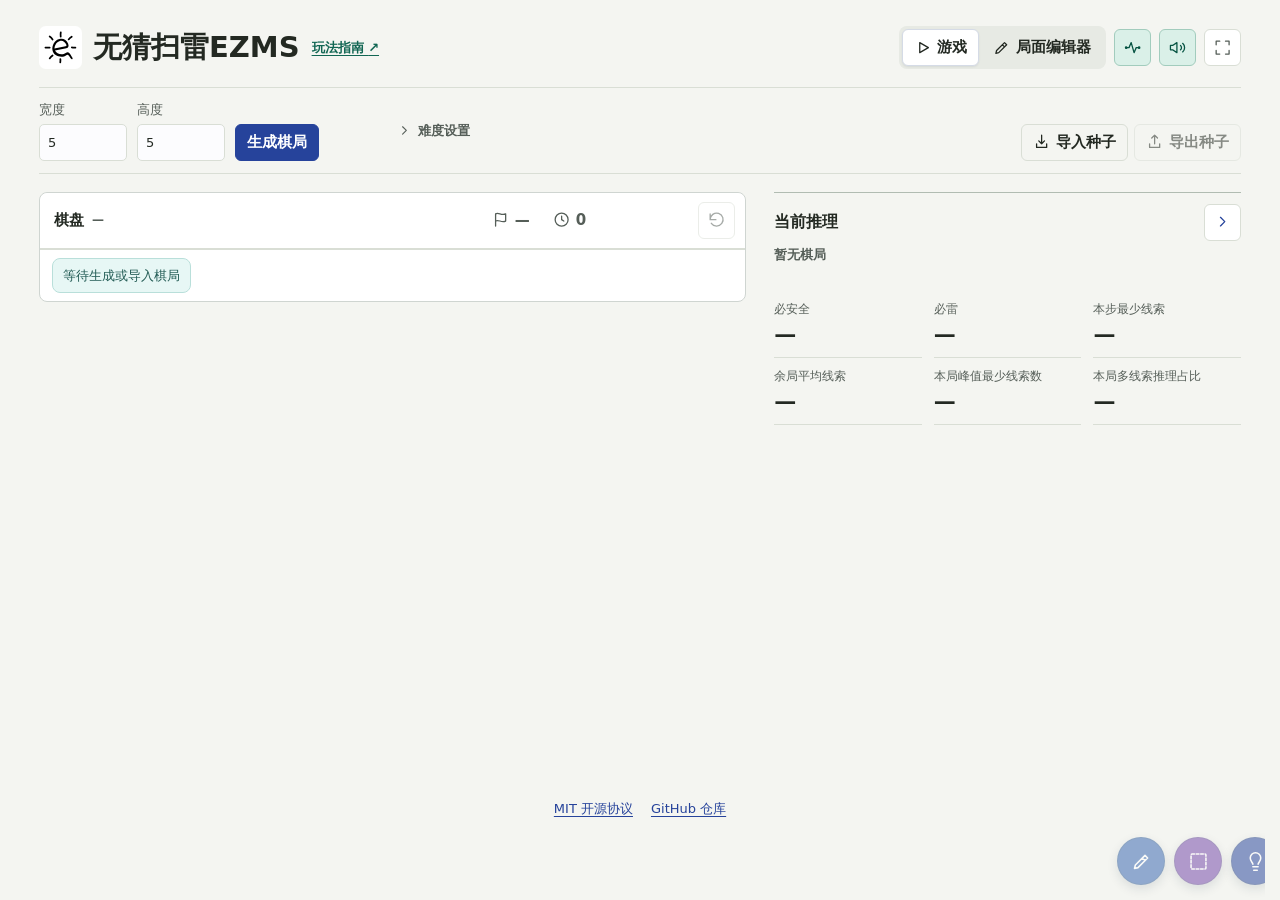
<file: index.html>
<!doctype html>
<html lang="zh-CN">
<head>
  <meta charset="utf-8">
  <meta name="viewport" content="width=device-width, initial-scale=1, viewport-fit=cover">
  <meta http-equiv="Cache-Control" content="no-store">
  <title>无猜扫雷EZMS</title>
  <link rel="icon" type="image/svg+xml" href="favicon.svg?v=11">
  <link rel="stylesheet" href="styles.css?v=20261128-14">
  <link rel="stylesheet" href="game-motion.css?v=20261128-2">
  <script defer src="selection-expression.js?v=20261128-1"></script>
  <script defer src="region-selection.js?v=20261128-4"></script>
  <script defer src="radial-layout.js?v=20261128-3"></script>
  <script defer src="engine-board.js?v=20261128-1"></script>
  <script defer src="engine-constraints.js?v=20261128-1"></script>
  <script defer src="engine-inference.js?v=20261128-1"></script>
  <script defer src="engine-generation.js?v=20261128-1"></script>
  <script defer src="engine.js?v=20261128-2"></script>
  <script defer src="proof-format.js?v=20261128-2"></script>
  <script defer src="proof-renderer.js?v=20261128-1"></script>
  <script defer src="model/mark-model.js?v=20261128-1"></script>
  <script defer src="view/ink-view.js?v=20261128-1"></script>
  <script defer src="board-input.js?v=20261128-2"></script>
  <script defer src="position-seed.js?v=20261126-3"></script>
  <script defer src="game-feedback.js?v=20261126-8"></script>
  <script defer src="game-fullscreen.js?v=20261126-10"></script>
  <script defer src="generation-controller.js?v=20261128-1"></script>
  <script defer src="proof-layout.js?v=20261128-1"></script>
  <script defer src="game-tool-layout.js?v=20261128-7"></script>
  <script defer src="game-requests.js?v=20261128-2"></script>
  <script defer src="model/game-model.js?v=20261128-1"></script>
  <script defer src="model/editor-model.js?v=20261128-1"></script>
  <script defer src="view/board-overlays.js?v=20261128-1"></script>
  <script defer src="view/board-view.js?v=20261128-1"></script>
  <script defer src="view/reason-view.js?v=20261128-1"></script>
  <script defer src="view/controls-view.js?v=20261128-1"></script>
  <script defer src="view/selection-view.js?v=20261128-1"></script>
  <script defer src="app.js?v=20261128-21"></script>
</head>
<body>
  <svg class="symbols" xmlns="http://www.w3.org/2000/svg" aria-hidden="true">
    <symbol id="mine" viewBox="0 0 24 24"><circle cx="12" cy="12" r="5"/><path d="M12 2v4m0 12v4M2 12h4m12 0h4M5 5l3 3m8 8 3 3M5 19l3-3m8-8 3-3"/></symbol>
    <symbol id="flag" viewBox="0 0 24 24"><path d="M5 21V4c4-3 8 3 14 0v10c-6 3-10-3-14 0"/></symbol>
    <symbol id="undoIcon" viewBox="0 0 24 24"><path d="M9 14 4 9l5-5M4 9h10.5a5.5 5.5 0 0 1 0 11H11"/></symbol>
    <symbol id="redoIcon" viewBox="0 0 24 24"><path d="m15 14 5-5-5-5m5 5H9.5a5.5 5.5 0 0 0 0 11H13"/></symbol>
    <symbol id="restartIcon" viewBox="0 0 24 24"><path d="M3 12a9 9 0 1 1 1.6 5.1M3 4v8h8"/></symbol>
    <symbol id="hintIcon" viewBox="0 0 24 24"><path d="M9 18h6m-5 4h4m-5-7c0-2-3-3-3-7a6 6 0 1 1 12 0c0 4-3 5-3 7"/></symbol>
    <symbol id="play" viewBox="0 0 24 24"><path d="m8 5 12 7-12 7Z"/></symbol>
    <symbol id="clock" viewBox="0 0 24 24"><circle cx="12" cy="12" r="9"/><path d="M12 7v5l3 2"/></symbol>
    <symbol id="closeIcon" viewBox="0 0 24 24"><path d="m6 6 12 12M18 6 6 18"/></symbol>
    <symbol id="panelChevron" viewBox="0 0 24 24"><path d="M9 18l6-6-6-6"/></symbol>
    <symbol id="pen" viewBox="0 0 24 24"><path d="m4 20 4-1 11-11-3-3L5 16l-1 4Zm9-12 3 3"/></symbol>
    <symbol id="eye" viewBox="0 0 24 24"><path d="M2 12s4-6 10-6 10 6 10 6-4 6-10 6-10-6-10-6Z"/><circle cx="12" cy="12" r="2.5"/></symbol>
    <symbol id="formulaIcon" viewBox="0 0 24 24"><path d="M18 5H6l6 7-6 7h12"/></symbol>
    <symbol id="selectBoardIcon" viewBox="0 0 24 24"><path d="M5 5l14 14m-9 0h9v-9"/></symbol>
    <symbol id="selectionIcon" viewBox="0 0 24 24"><rect x="3.5" y="3.5" width="17" height="17" rx="1" stroke-dasharray="3 2"/></symbol>
    <symbol id="selectionAddIcon" viewBox="0 0 24 24"><path d="M15 8H4v12h12v-8" stroke-dasharray="2.5 2"/><path d="M20 1v6m-3-3h6"/></symbol>
    <symbol id="selectionSubtractIcon" viewBox="0 0 24 24"><path d="M15 8H4v12h12v-8" stroke-dasharray="2.5 2"/><path d="M17 4h6"/></symbol>
    <symbol id="stepIcon" viewBox="0 0 24 24"><path d="m5 5 10 7-10 7V5Zm14 0v14"/></symbol>
    <symbol id="stopIcon" viewBox="0 0 24 24"><rect x="6" y="6" width="12" height="12"/></symbol>
    <symbol id="eraser" viewBox="0 0 24 24"><path d="m4 14 9-9a2 2 0 0 1 3 0l4 4a2 2 0 0 1 0 3l-7 7H9l-5-5Zm5-5 8 8M13 19h8"/></symbol>
    <symbol id="cursorIcon" viewBox="0 0 24 24"><path d="m4 4 7.07 17 2.51-7.39L21 11.07 4 4Z"/><path d="m13.5 13.5 6 6"/></symbol>
    <symbol id="importIcon" viewBox="0 0 24 24"><path d="M12 3v12m-4-4 4 4 4-4M5 15v5h14v-5"/></symbol>
    <symbol id="exportIcon" viewBox="0 0 24 24"><path d="M12 15V3m-4 4 4-4 4 4M5 15v5h14v-5"/></symbol>
    <symbol id="volumeOff" viewBox="0 0 24 24"><path d="m11 5-6 4H2v6h3l6 4zM16 9l5 6m0-6-5 6"/></symbol>
    <symbol id="volumeOn" viewBox="0 0 24 24"><path d="m11 5-6 4H2v6h3l6 4zm5 4a4 4 0 0 1 0 6m3-9a8 8 0 0 1 0 12"/></symbol>
    <symbol id="motionIcon" viewBox="0 0 24 24"><path d="M3 12h4l3-7 4 14 3-7h4"/><circle cx="3" cy="12" r="1"/><circle cx="21" cy="12" r="1"/></symbol>
  </svg>
  <div id="gameViewport">
  <main>
    <header>
      <div class="game-brand">
        <h1><img class="game-emblem" src="favicon.svg?v=11" alt="" width="43" height="43">无猜扫雷EZMS</h1>
        <a class="guide-link" href="guide.html" target="_blank" rel="noopener" aria-label="玩法指南（在新标签页打开）">玩法指南 <span aria-hidden="true">↗</span></a>
      </div>
      <div class="header-tools">
        <div class="mode-switch" role="group" aria-label="棋盘模式">
          <button id="gameMode" type="button" aria-label="游戏" aria-pressed="true"><svg class="icon" aria-hidden="true"><use href="#play"/></svg>游戏</button>
          <button id="editMode" type="button" aria-label="局面编辑器" aria-pressed="false"><svg class="icon" aria-hidden="true"><use href="#pen"/></svg>局面编辑器</button>
        </div>
        <button id="motionToggle" class="icon-button" type="button" aria-label="动画效果" aria-pressed="true" title="关闭动画效果"><svg class="icon" aria-hidden="true"><use href="#motionIcon"/></svg></button>
        <button id="soundToggle" class="icon-button" type="button" aria-label="反馈音效" aria-pressed="true" title="关闭反馈音效"><svg class="icon" aria-hidden="true"><use href="#volumeOn"/></svg></button>
        <button id="fullscreenToggle" class="icon-button" type="button" aria-label="进入全屏" title="进入全屏" hidden><svg class="icon" viewBox="0 0 24 24" aria-hidden="true"><path d="M8 3H3v5m13-5h5v5m0 8v5h-5M8 21H3v-5"/></svg></button>
      </div>
      <span id="fullscreenStatus" role="status"></span>
    </header>

    <div class="setup-bar">
    <form id="settings" class="settings" autocomplete="off" novalidate aria-label="棋局设置">
      <label>宽度<input id="width" type="number" min="1" value="5" required></label>
      <label>高度<input id="height" type="number" min="1" value="5" required></label>
      <div class="form-actions"><button id="generate" class="primary" type="submit">生成棋局</button><button id="cancel" type="button" class="is-inactive" aria-hidden="true" disabled>取消</button></div>
      <div class="advanced" id="difficultySettings">
        <button id="difficultyToggle" type="button" aria-expanded="false" aria-controls="difficultyOptions"><svg class="icon" aria-hidden="true"><use href="#panelChevron"/></svg>难度设置</button>
        <div id="difficultyOptions" inert>
          <label title="整局各步骤经验证的最少线索数的平均值">平均最少线索下限<input id="minAverage" type="number" min="1" step="any"></label>
          <label title="最少需要三条或更多线索的步骤，占整条解法的比例">多线索步骤占比下限 (%)<input id="minMultiPercent" type="number" min="0" max="100" step="any"></label>
          <label title="至少有一步经验证需要这么多条线索">峰值线索数下限<input id="minPeakClues" type="number" min="1" step="1"></label>
        </div>
      </div>
    </form>
    <form id="editorSettings" class="settings editor-settings" autocomplete="off" aria-label="编辑器尺寸" hidden>
      <label>宽度<input id="editWidth" type="number" min="1" value="5" required></label>
      <label>高度<input id="editHeight" type="number" min="1" value="5" required></label>
      <div class="form-actions"><button type="submit">调整尺寸</button><button id="blankPosition" type="button">新建空白</button><button id="copyGamePosition" type="button">从游戏复制</button></div>
    </form>

    <div class="position-tools" role="group" aria-label="局面工具">
      <button type="button" id="importPosition"><svg class="icon" aria-hidden="true"><use href="#importIcon"/></svg>导入种子</button>
      <button type="button" id="exportPosition"><svg class="icon" aria-hidden="true"><use href="#exportIcon"/></svg>导出种子</button>
      <button type="button" id="playPosition" aria-describedby="draftMarkStatus" hidden><svg class="icon" aria-hidden="true"><use href="#play"/></svg>载入游戏</button>
    </div>
    <p id="draftMarkStatus" class="status" role="status" hidden></p>

    </div>
    <div class="layout">
      <section class="game" aria-label="扫雷棋盘">
        <div class="board-head">
          <div class="board-title"><span>棋盘</span><strong id="size">—</strong></div>
          <span class="counter" title="总雷数减去旗数"><svg class="icon" aria-hidden="true"><use href="#flag"/></svg><b id="remaining" aria-label="剩余雷数">—</b></span>
          <span id="gameTime" class="counter" title="用时（秒）"><svg class="icon" aria-hidden="true"><use href="#clock"/></svg><b id="time" aria-label="用时（秒）">0</b></span>
          <div id="markHistory" class="mark-history is-inactive" aria-hidden="true">
            <button type="button" id="undoMark" class="icon-button" title="撤销记号" aria-label="撤销记号"><svg class="icon" aria-hidden="true"><use href="#undoIcon"/></svg></button>
            <button type="button" id="redoMark" class="icon-button" title="重做记号" aria-label="重做记号"><svg class="icon" aria-hidden="true"><use href="#redoIcon"/></svg></button>
          </div>
          <button type="button" id="restart" class="icon-button" title="重开本局" aria-label="重开本局"><svg class="icon" aria-hidden="true"><use href="#restartIcon"/></svg></button>
          <div id="editTools" class="edit-tools" role="group" aria-label="编辑格子" hidden>
            <div class="mode-switch" role="group" aria-label="摆局方式">
              <button type="button" data-draft="mine" aria-pressed="true"><svg class="icon" aria-hidden="true"><use href="#mine"/></svg>标雷</button>
              <button type="button" data-draft="numbers" aria-pressed="false"><svg class="icon" aria-hidden="true"><use href="#formulaIcon"/></svg>标数字</button>
            </div>
            <div id="mineTools" class="edit-tools">
            <button type="button" data-edit="mine" aria-pressed="true"><svg class="icon" aria-hidden="true"><use href="#mine"/></svg>雷位</button>
            <button type="button" data-edit="open" aria-pressed="false"><svg class="icon" aria-hidden="true"><use href="#eye"/></svg>开格</button>
            <button type="button" data-edit="flag" aria-pressed="false"><svg class="icon" aria-hidden="true"><use href="#flag"/></svg>旗标</button>
            </div>
            <div id="numberTools" class="number-tools" hidden>
              <label>总雷数<input id="draftMines" type="number" autocomplete="off" min="0" step="1" value="0"></label>
              <div id="digitPalette" class="digit-palette" role="group" aria-label="填入数字"></div>
            </div>
          </div>
        </div>
        <div class="board-scroll" hidden>
          <div id="board" class="board" aria-label="棋盘格子" hidden></div>
        </div>
        <footer class="board-footer" tabindex="-1" aria-label="本轮状态">
          <div id="searchCard" class="board-card search-card" hidden>
            <div class="search-summary">
              <p id="status" class="status" role="status" tabindex="0"></p>
              <button id="useCandidate" type="button" aria-describedby="status candidateShortfall" disabled>停止并采用候选</button>
            </div>
            <p id="candidateShortfall" class="status" role="status" hidden></p>
          </div>
          <div id="operationCard" class="board-card operation-card">
            <p id="operationText" class="status" role="status">等待生成或导入棋局</p>
            <div id="operationRound" class="operation-round" hidden>
              <div class="round-feedback">
                <p id="roundText" class="status" role="status"></p>
                <progress id="roundProgress" max="1" value="0" aria-label="本轮确认进度"></progress>
              </div>
              <button type="button" id="commitMarks" class="primary" hidden disabled>开格并插旗</button>
            </div>
          </div>
          <dl id="selectionReadout" class="board-card selection-readout" tabindex="0" aria-label="选区信息" hidden>
            <div><dt>选区</dt><dd id="selectionTerms"></dd></div>
            <div><dt>=</dt><dd id="selectionBounds" aria-live="polite" aria-label="可能的加权雷数"></dd></div>
          </dl>
        </footer>
      </section>

      <aside class="reason-slot" aria-label="推导与推理指标">
        <button id="openReasonPanel" type="button" class="icon-button" title="展开当前推理" aria-label="展开当前推理" aria-controls="reasonStatus" aria-expanded="false" inert><svg class="icon" aria-hidden="true"><use href="#panelChevron"/></svg></button>
        <div class="reason-fold"><div class="reason-content">
        <section id="reasonStatus" class="reason-status" aria-labelledby="reason-status-title">
          <div class="reason-status-head"><h2 id="reason-status-title">当前推理</h2><div class="reason-panel-tools"><button id="expandPosition" type="button" hidden><svg class="icon" aria-hidden="true"><use href="#eye"/></svg>开扩</button><button type="button" class="icon-button" data-collapse-reason title="折叠当前推理" aria-label="折叠当前推理" aria-controls="reasonStatus" aria-expanded="true"><svg class="icon" aria-hidden="true"><use href="#panelChevron"/></svg></button></div></div>
          <p id="currentStatus" class="status" role="status">暂无棋局</p>
          <dl class="metrics current-metrics">
            <div><dt>必安全</dt><dd id="currentSafe">—</dd></div>
            <div><dt>必雷</dt><dd id="currentMines">—</dd></div>
            <div><dt id="currentClueLabel" title="红标作为已知条件，不计入线索数">本步最少线索</dt><dd id="currentClues">—</dd></div>
            <div><dt title="从当前盘面和已确认红标出发，各剩余推导步骤最少线索数的平均值">余局平均线索</dt><dd id="averageClues">—</dd></div>
            <div><dt title="从初始盘面无猜通关的回放中，各步最少线索数的最大值">本局峰值最少线索数</dt><dd id="peakClues">—</dd></div>
            <div><dt title="从初始盘面无猜通关的回放中，最少需要 3 条或更多线索的步骤占比">本局多线索推理占比</dt><dd id="multiClueRatio">—</dd></div>
          </dl>
          <p id="verificationStatus" class="muted" role="status"></p>
        </section>
        <section id="proofPane" class="proof-pane" aria-labelledby="proof-title" inert>
          <div class="panel-head"><h2 id="proof-title">推导</h2><div class="reason-panel-tools"><button type="button" class="icon-button" data-collapse-reason title="折叠推导与推理指标" aria-label="折叠推导与推理指标" aria-controls="reasonStatus proofPane" aria-expanded="true"><svg class="icon" aria-hidden="true"><use href="#panelChevron"/></svg></button><button type="button" id="closeProof" class="icon-button" title="关闭推导" aria-label="关闭推导"><svg class="icon" aria-hidden="true"><use href="#closeIcon"/></svg></button></div></div>
          <div id="proof" class="proof" aria-live="polite"></div>
        </section>
        </div></div>
      </aside>
    </div>
    <footer class="site-footer" aria-label="项目信息">
      <a href="LICENSE" target="_blank" rel="license noopener">MIT 开源协议</a>
      <a href="https://github.com/Keye3Tuido/EZMS" target="_blank" rel="noopener">GitHub 仓库</a>
    </footer>
  </main>
  <dialog id="seedDialog" aria-labelledby="seedDialogTitle">
    <div class="dialog-head"><h2 id="seedDialogTitle"></h2><button type="button" id="closeSeedDialog" class="icon-button" title="关闭" aria-label="关闭种子窗口"><svg class="icon" aria-hidden="true"><use href="#closeIcon"/></svg></button></div>
    <form id="seedForm">
      <label>局面种子<textarea id="positionSeedText" rows="4" spellcheck="false" autocomplete="off" autocapitalize="off"></textarea></label>
      <p id="seedFeedback" class="status" role="status"></p>
      <div class="dialog-actions"><button type="button" id="copyPosition">复制种子</button><button type="submit" class="primary" id="confirmImport">导入</button></div>
    </form>
  </dialog>
  <nav id="toolDock" class="tool-dock" aria-label="棋盘工具">
    <button type="button" id="markMenu" class="orb launcher" title="蓝色记号（长按清空）" aria-label="蓝色记号" aria-expanded="false" aria-controls="markFlower"><svg class="icon" aria-hidden="true"><use href="#pen"/></svg></button>
    <button type="button" id="selectionMenu" class="orb launcher" title="选区（长按清空）" aria-label="选区" aria-expanded="false" aria-controls="selectionFlower"><svg class="icon" aria-hidden="true"><use href="#selectionIcon"/></svg></button>
    <button type="button" id="reasonMenu" class="orb launcher" title="推理工具" aria-label="推理工具" aria-expanded="false" aria-controls="reasonFlower"><svg class="icon" aria-hidden="true"><use href="#hintIcon"/></svg></button>
  </nav>
  <div id="reasonFlower" class="radial flower" role="group" aria-label="推理工具" inert>
    <svg class="radial-track" viewBox="-134 -138 268 240" aria-hidden="true"><defs><linearGradient id="reasonArc" gradientUnits="userSpaceOnUse" x1="-66" y1="0" x2="66" y2="0"><stop stop-color="#4d78ec"/><stop offset=".5" stop-color="#7758d2"/><stop offset="1" stop-color="#ce6260"/></linearGradient></defs><path id="reasonTrack" pathLength="1" stroke="url(#reasonArc)"/></svg>
    <button type="button" id="focus" class="orb petal" aria-pressed="false"><svg class="icon" aria-hidden="true"><use href="#hintIcon"/></svg><span>显示线索</span></button>
    <button type="button" id="hint" class="orb petal" aria-pressed="false"><svg class="icon" aria-hidden="true"><use href="#formulaIcon"/></svg><span>显示推导</span></button>
    <button type="button" id="answers" class="orb petal" aria-pressed="false"><svg class="icon" aria-hidden="true"><use href="#eye"/></svg><span>答案</span></button>
    <button type="button" id="apply" class="orb petal"><svg class="icon" aria-hidden="true"><use href="#stepIcon"/></svg>求解一步</button>
    <button type="button" id="solve" class="orb petal"><svg class="icon" aria-hidden="true"><use href="#play"/></svg><span>自动求解</span></button>
  </div>
  <div id="selectionFlower" class="radial selection-flower" role="group" aria-label="选区工具" inert>
    <svg class="radial-track" viewBox="-134 -138 268 240" aria-hidden="true"><defs><linearGradient id="selectionArc" gradientUnits="userSpaceOnUse" x1="-65" x2="65"><stop stop-color="#8c57c9"/><stop offset="1" stop-color="#e3b238"/></linearGradient></defs><path id="selectionTrack" pathLength="1" stroke="url(#selectionArc)"/></svg>
    <button type="button" id="selectionAdd" class="orb petal" aria-label="增加选区" title="增加选区" aria-pressed="false"><svg class="icon" aria-hidden="true"><use href="#selectionAddIcon"/></svg></button>
    <button type="button" id="selectionUndo" class="orb petal" aria-label="撤销选区" title="撤销选区" disabled><svg class="icon" aria-hidden="true"><use href="#undoIcon"/></svg></button>
    <button type="button" id="selectionRedo" class="orb petal" aria-label="重做选区" title="重做选区" disabled><svg class="icon" aria-hidden="true"><use href="#redoIcon"/></svg></button>
    <button type="button" id="selectionSubtract" class="orb petal" aria-label="减去选区" title="减去选区" aria-pressed="false"><svg class="icon" aria-hidden="true"><use href="#selectionSubtractIcon"/></svg></button>
  </div>
  <div id="markFlower" class="radial marking" role="group" aria-label="蓝色记号工具" inert>
    <svg class="radial-track" viewBox="-134 -138 268 240" aria-hidden="true"><defs><linearGradient id="inkArc" gradientUnits="userSpaceOnUse" x1="0" y1="-93" x2="0" y2="55"><stop stop-color="#398dbe"/><stop offset="1" stop-color="#6754d0"/></linearGradient><linearGradient id="redInkArc" gradientUnits="userSpaceOnUse" x1="-65" x2="65"><stop stop-color="#d67089"/><stop offset="1" stop-color="#9b1e42"/></linearGradient></defs><path id="inkTrack" stroke="url(#inkArc)"/><path id="redInkTrack" d="M -54 -26 Q -32 0 0 0 T 54 -26" pathLength="1" stroke="url(#redInkArc)"/></svg>
  </div>
  </div>
</body>
</html>
</file>
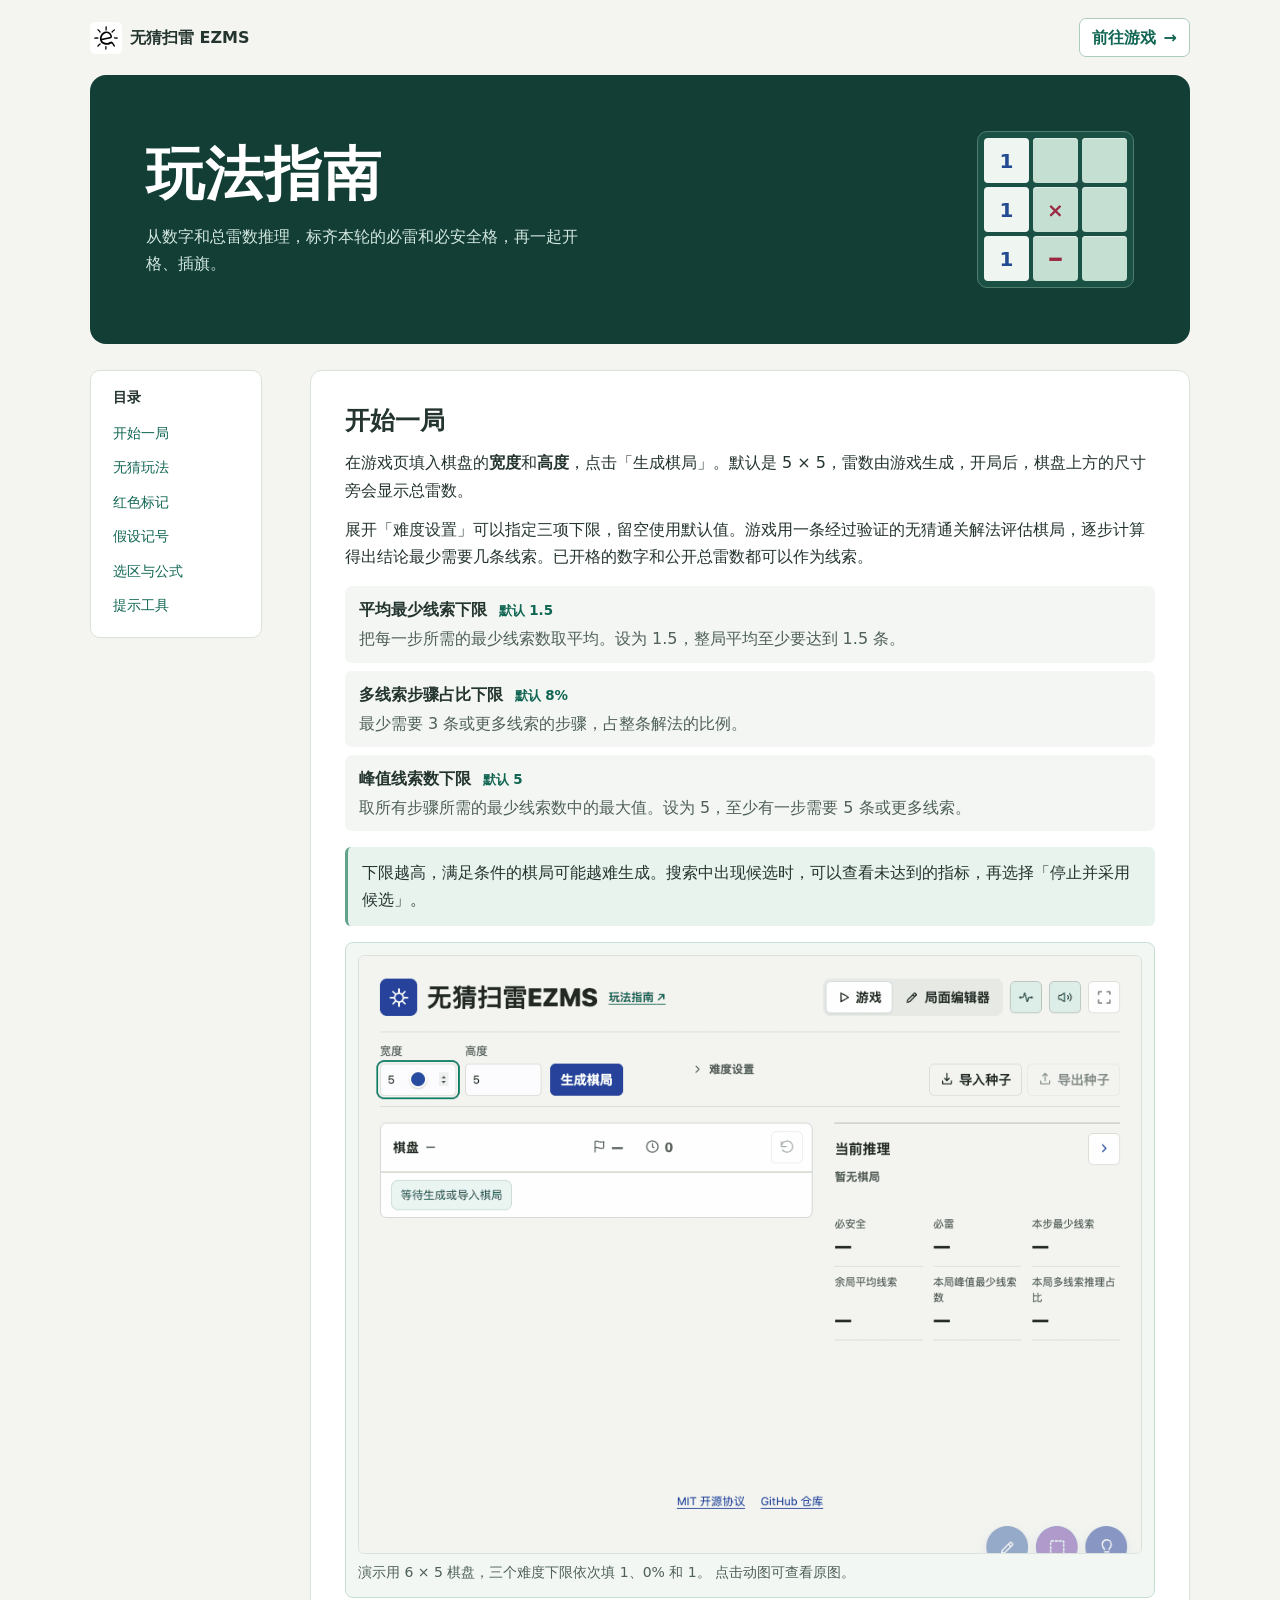
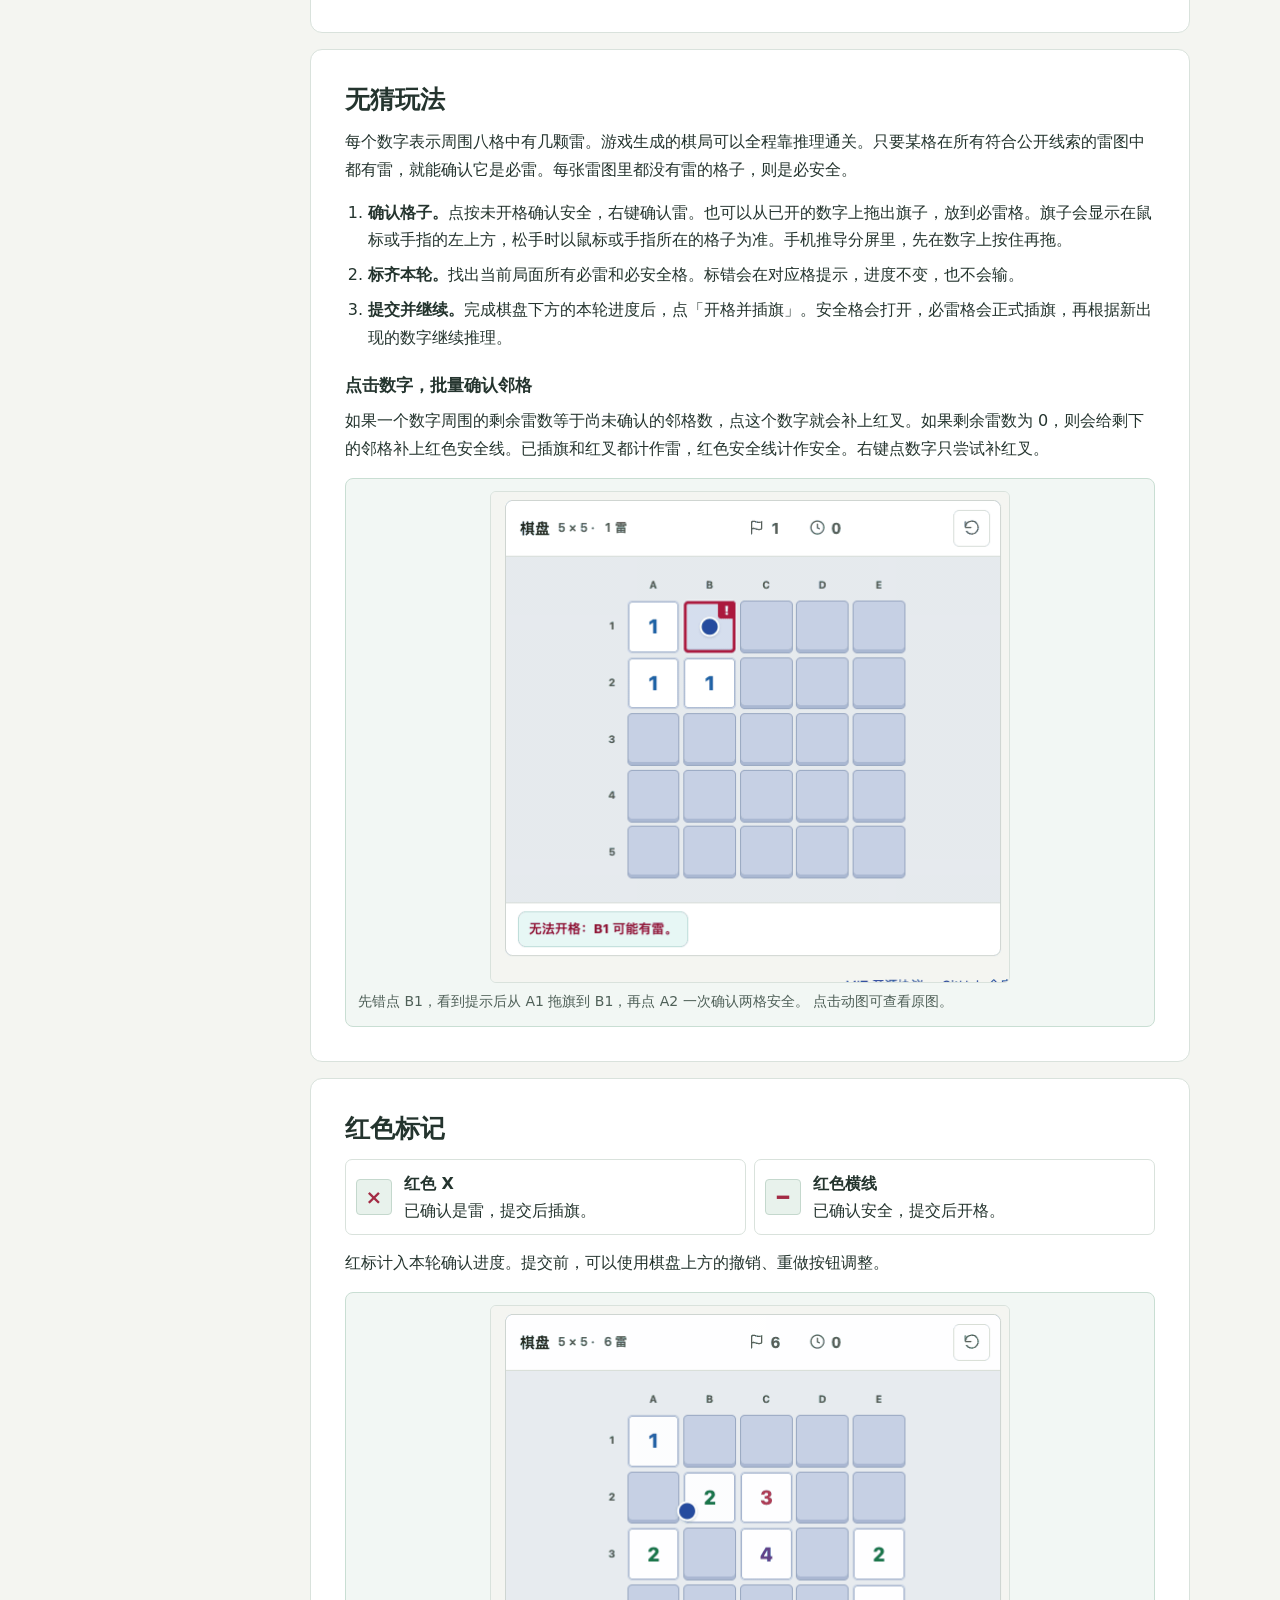
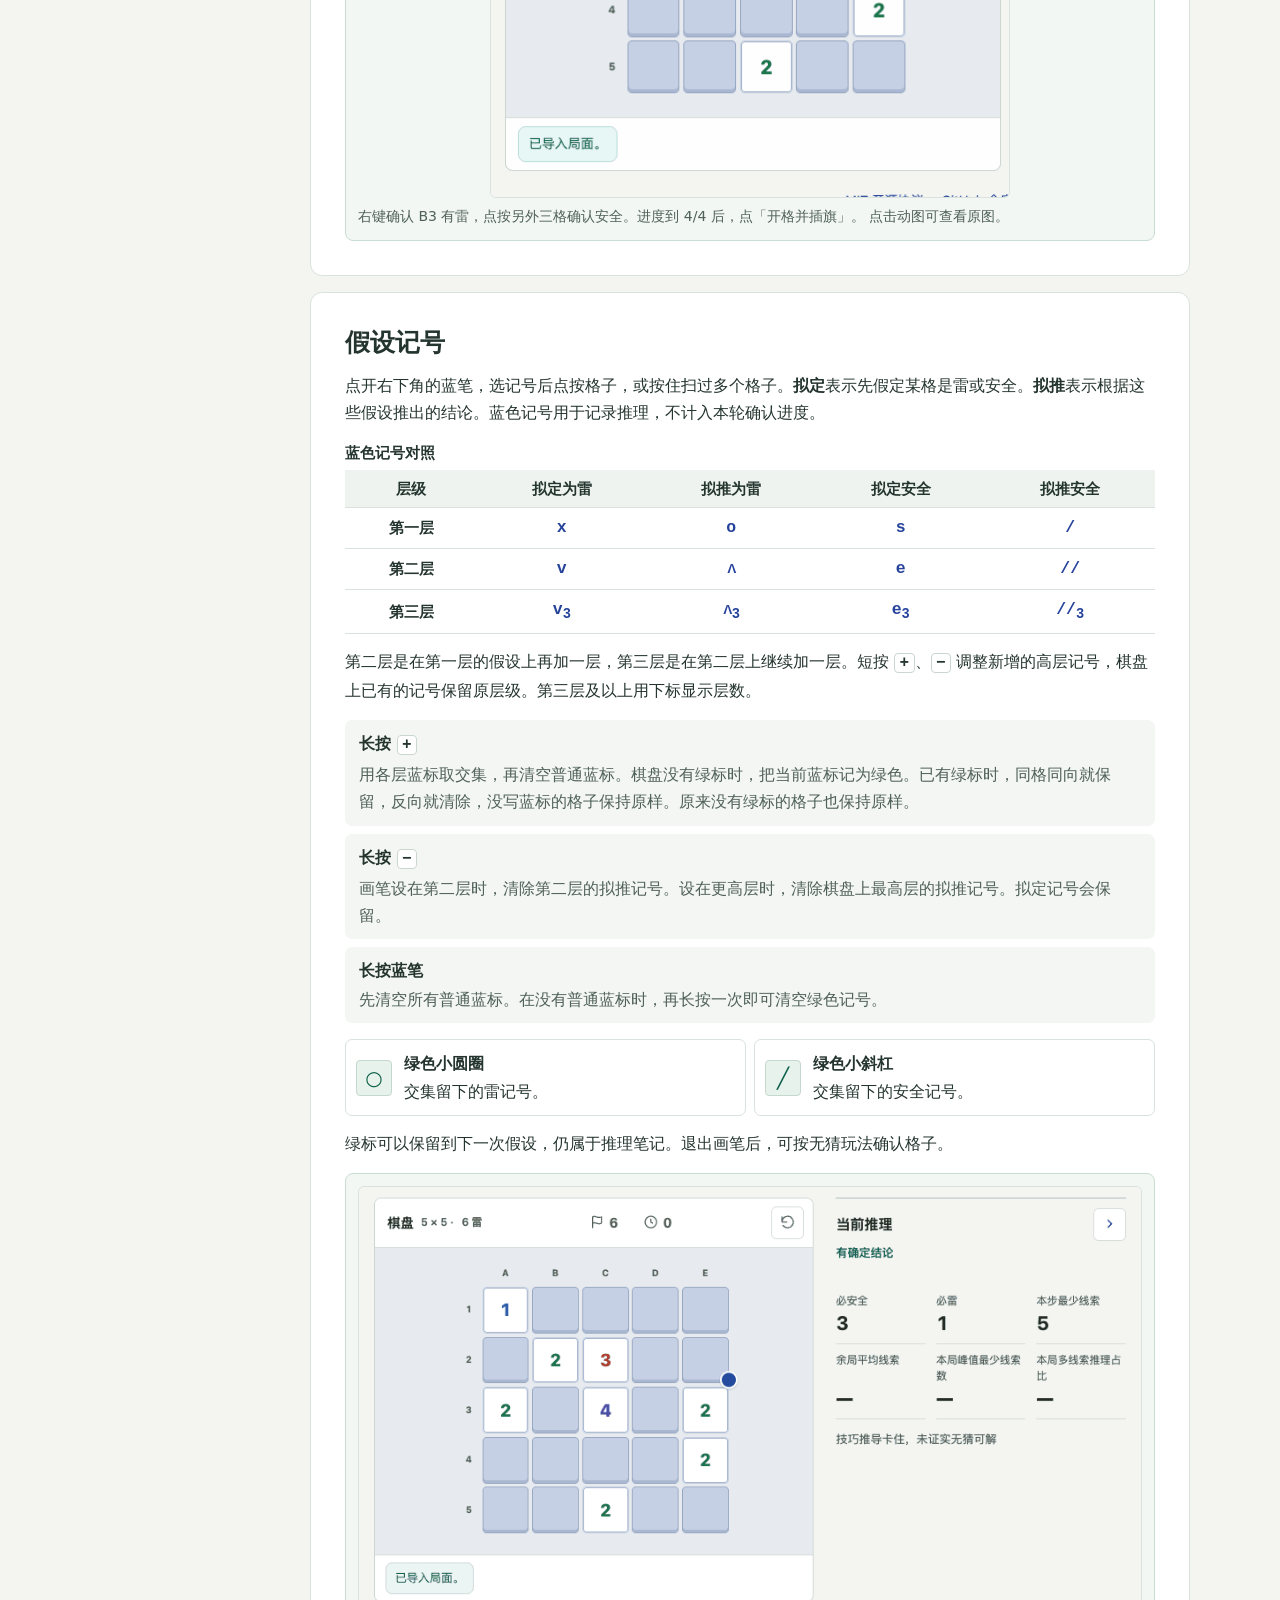
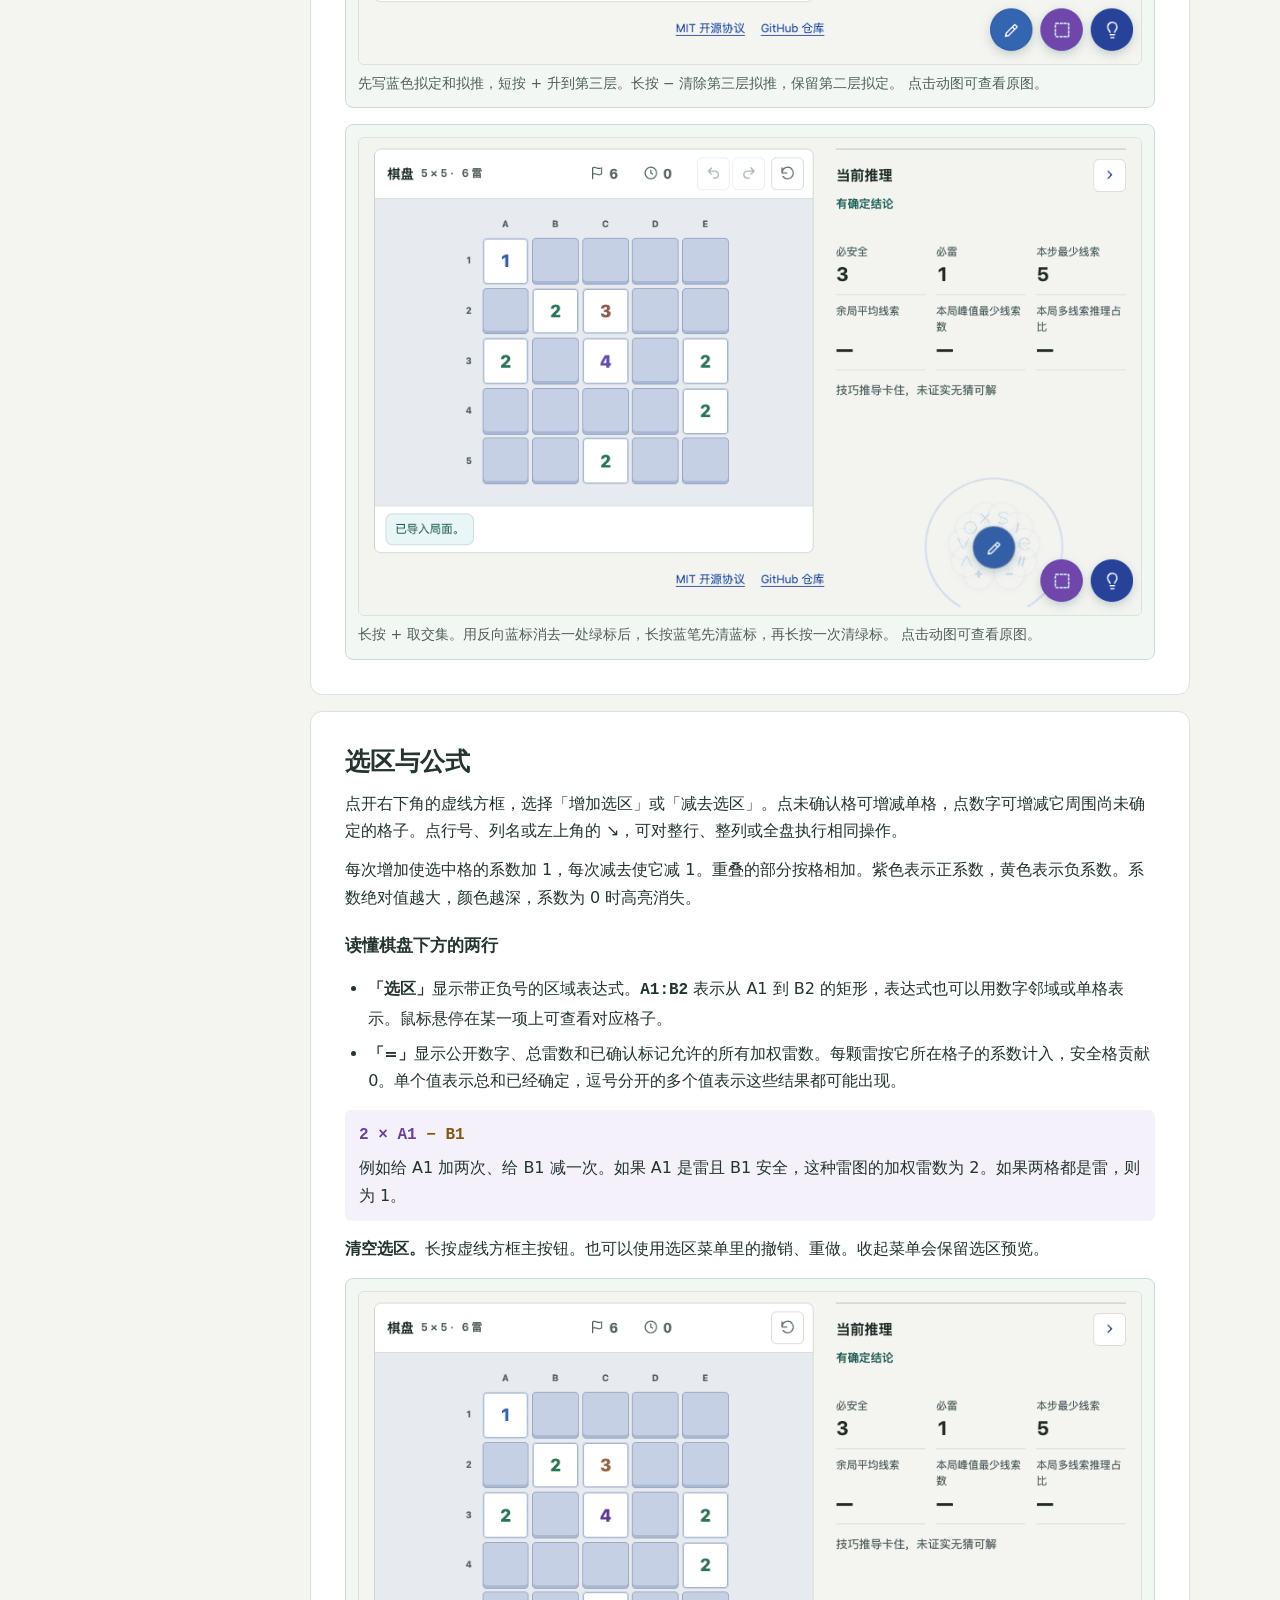
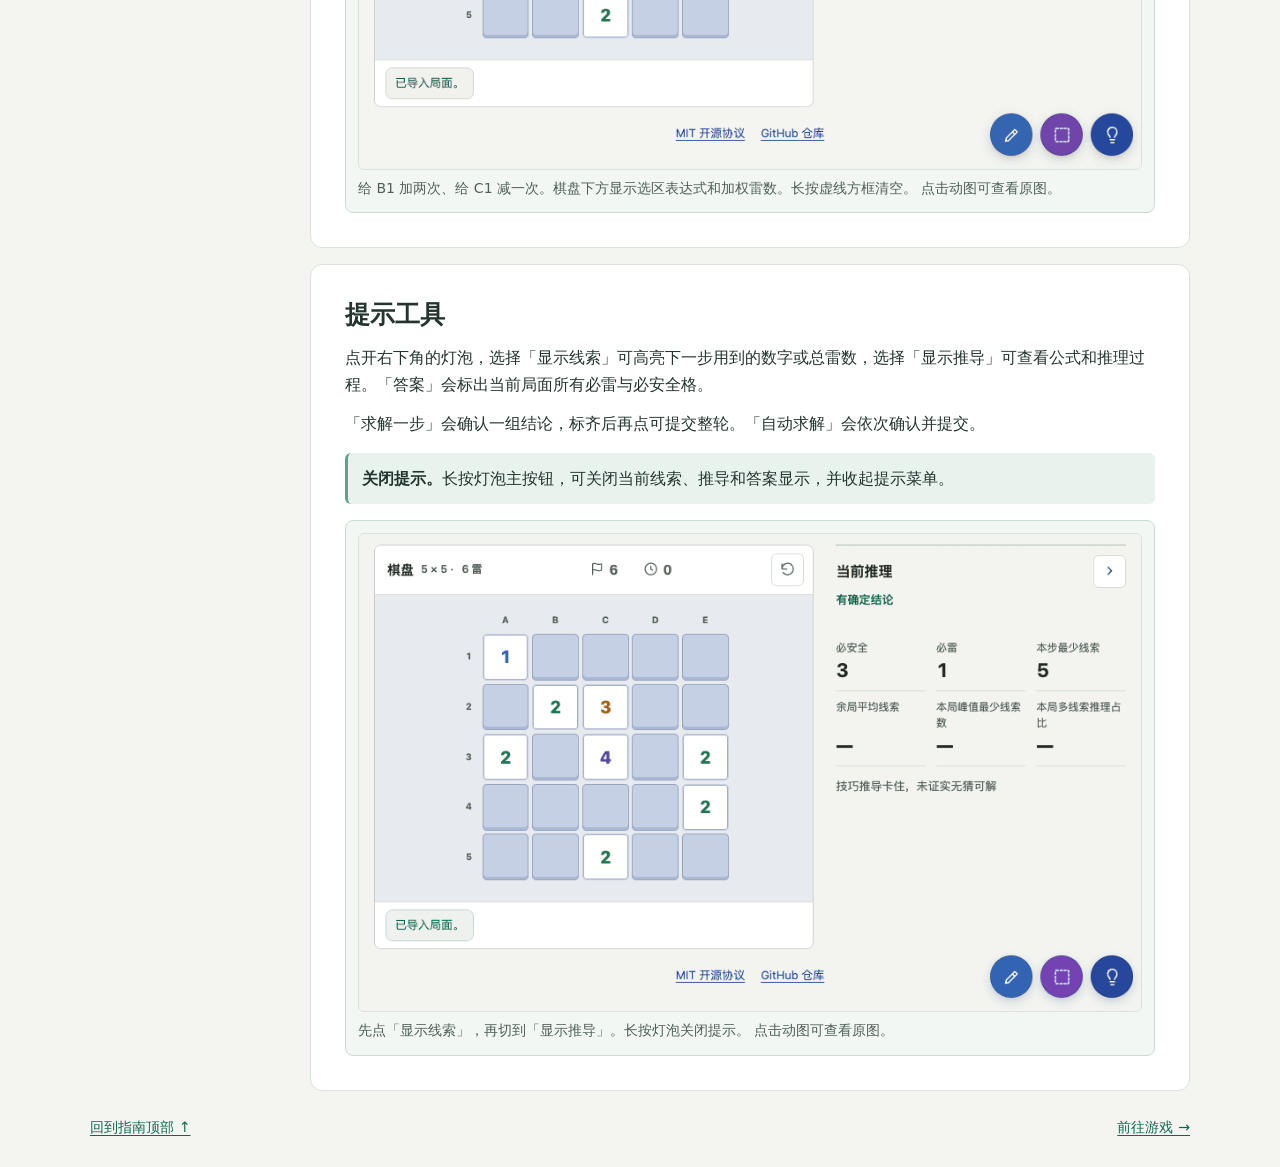
<file: guide.html>
<!doctype html>
<html lang="zh-CN">
<head>
  <meta charset="utf-8">
  <meta name="viewport" content="width=device-width, initial-scale=1">
  <title>玩法指南 · 无猜扫雷 EZMS</title>
  <link rel="icon" type="image/svg+xml" href="favicon.svg?v=11">
  <link rel="stylesheet" href="guide.css?v=3">
</head>
<body>
  <header class="guide-bar shell" id="top">
    <a class="brand" href="index.html"><img src="favicon.svg?v=11" alt="" width="32" height="32">无猜扫雷 EZMS</a>
    <a class="play-link" href="index.html">前往游戏 <span aria-hidden="true">→</span></a>
  </header>
  <main class="shell">
    <div class="guide-hero">
      <div>
        <h1>玩法指南</h1>
        <p>从数字和总雷数推理，标齐本轮的必雷和必安全格，再一起开格、插旗。</p>
      </div>
      <div class="hero-board" aria-hidden="true">
        <span>1</span><span class="tile-cover"></span><span class="tile-cover"></span>
        <span>1</span><span class="tile-cover">×</span><span class="tile-cover"></span>
        <span>1</span><span class="tile-cover">━</span><span class="tile-cover"></span>
      </div>
    </div>
    <div class="guide-layout">
      <nav class="guide-nav" aria-label="指南目录">
        <strong>目录</strong>
        <ol>
          <li><a href="#start">开始一局</a></li>
          <li><a href="#play">无猜玩法</a></li>
          <li><a href="#marks">红色标记</a></li>
          <li><a href="#notes">假设记号</a></li>
          <li><a href="#selection">选区与公式</a></li>
          <li><a href="#hints">提示工具</a></li>
        </ol>
      </nav>
      <div class="chapters">
        <section id="start">
          <h2>开始一局</h2>
          <p>在游戏页填入棋盘的<strong>宽度</strong>和<strong>高度</strong>，点击「生成棋局」。默认是 5 × 5，雷数由游戏生成，开局后，棋盘上方的尺寸旁会显示总雷数。</p>
          <p>展开「难度设置」可以指定三项下限，留空使用默认值。游戏用一条经过验证的无猜通关解法评估棋局，逐步计算得出结论最少需要几条线索。已开格的数字和公开总雷数都可以作为线索。</p>
          <dl class="metrics">
            <div><dt>平均最少线索下限 <span>默认 1.5</span></dt><dd>把每一步所需的最少线索数取平均。设为 1.5，整局平均至少要达到 1.5 条。</dd></div>
            <div><dt>多线索步骤占比下限 <span>默认 8%</span></dt><dd>最少需要 3 条或更多线索的步骤，占整条解法的比例。</dd></div>
            <div><dt>峰值线索数下限 <span>默认 5</span></dt><dd>取所有步骤所需的最少线索数中的最大值。设为 5，至少有一步需要 5 条或更多线索。</dd></div>
          </dl>
          <p class="callout">下限越高，满足条件的棋局可能越难生成。搜索中出现候选时，可以查看未达到的指标，再选择「停止并采用候选」。</p>
          <figure class="guide-demo">
            <a href="guide-media/start.gif" target="_blank" rel="noopener" aria-label="在新标签页查看原图 · 设置难度并生成棋局">
              <img src="guide-media/start.gif" width="900" height="688" loading="lazy" alt="在游戏里填写棋盘尺寸和三项难度下限，然后点击生成棋局">
            </a>
            <figcaption>演示用 6 × 5 棋盘，三个难度下限依次填 1、0% 和 1。 点击动图可查看原图。</figcaption>
          </figure>
        </section>

        <section id="play">
          <h2>无猜玩法</h2>
          <p>每个数字表示周围八格中有几颗雷。游戏生成的棋局可以全程靠推理通关。只要某格在所有符合公开线索的雷图中都有雷，就能确认它是必雷。每张雷图里都没有雷的格子，则是必安全。</p>
          <ol class="steps">
            <li><strong>确认格子。</strong>点按未开格确认安全，右键确认雷。也可以从已开的数字上拖出旗子，放到必雷格。旗子会显示在鼠标或手指的左上方，松手时以鼠标或手指所在的格子为准。手机推导分屏里，先在数字上按住再拖。</li>
            <li><strong>标齐本轮。</strong>找出当前局面所有必雷和必安全格。标错会在对应格提示，进度不变，也不会输。</li>
            <li><strong>提交并继续。</strong>完成棋盘下方的本轮进度后，点「开格并插旗」。安全格会打开，必雷格会正式插旗，再根据新出现的数字继续推理。</li>
          </ol>
          <h3>点击数字，批量确认邻格</h3>
          <p>如果一个数字周围的剩余雷数等于尚未确认的邻格数，点这个数字就会补上红叉。如果剩余雷数为 0，则会给剩下的邻格补上红色安全线。已插旗和红叉都计作雷，红色安全线计作安全。右键点数字只尝试补红叉。</p>
          <figure class="guide-demo">
            <a href="guide-media/play.gif?v=2" target="_blank" rel="noopener" aria-label="在新标签页查看原图 · 错点提示、拖旗和批量确认">
              <img src="guide-media/play.gif?v=2" width="520" height="492" loading="lazy" alt="错点必雷格后出现提示，从数字拖旗确认该雷，再点另一个数字确认两个安全格">
            </a>
            <figcaption>先错点 B1，看到提示后从 A1 拖旗到 B1，再点 A2 一次确认两格安全。 点击动图可查看原图。</figcaption>
          </figure>
        </section>

        <section id="marks">
          <h2>红色标记</h2>
          <div class="legend">
            <div><span class="tile mark-red" aria-hidden="true">×</span><p><strong>红色 X</strong><br>已确认是雷，提交后插旗。</p></div>
            <div><span class="tile mark-red" aria-hidden="true">━</span><p><strong>红色横线</strong><br>已确认安全，提交后开格。</p></div>
          </div>
          <p>红标计入本轮确认进度。提交前，可以使用棋盘上方的撤销、重做按钮调整。</p>
          <figure class="guide-demo">
            <a href="guide-media/marks.gif" target="_blank" rel="noopener" aria-label="在新标签页查看原图 · 标齐红标并提交">
              <img src="guide-media/marks.gif" width="520" height="492" loading="lazy" alt="右键画红叉，左键画红色安全线，四个格子标齐后开格并插旗">
            </a>
            <figcaption>右键确认 B3 有雷，点按另外三格确认安全。进度到 4/4 后，点「开格并插旗」。 点击动图可查看原图。</figcaption>
          </figure>
        </section>

        <section id="notes">
          <h2>假设记号</h2>
          <p>点开右下角的蓝笔，选记号后点按格子，或按住扫过多个格子。<strong>拟定</strong>表示先假定某格是雷或安全。<strong>拟推</strong>表示根据这些假设推出的结论。蓝色记号用于记录推理，不计入本轮确认进度。</p>
          <div class="symbol-table">
            <table>
              <caption>蓝色记号对照</caption>
              <thead><tr><th scope="col">层级</th><th scope="col">拟定为雷</th><th scope="col">拟推为雷</th><th scope="col">拟定安全</th><th scope="col">拟推安全</th></tr></thead>
              <tbody>
                <tr><th scope="row">第一层</th><td><code>x</code></td><td><code>o</code></td><td><code>s</code></td><td><code>/</code></td></tr>
                <tr><th scope="row">第二层</th><td><code>v</code></td><td><code>ʌ</code></td><td><code>e</code></td><td><code>//</code></td></tr>
                <tr><th scope="row">第三层</th><td><code>v<sub>3</sub></code></td><td><code>ʌ<sub>3</sub></code></td><td><code>e<sub>3</sub></code></td><td><code>//<sub>3</sub></code></td></tr>
              </tbody>
            </table>
          </div>
          <p>第二层是在第一层的假设上再加一层，第三层是在第二层上继续加一层。短按 <kbd>+</kbd>、<kbd>−</kbd> 调整新增的高层记号，棋盘上已有的记号保留原层级。第三层及以上用下标显示层数。</p>
          <dl class="actions">
            <div><dt>长按 <kbd>+</kbd></dt><dd>用各层蓝标取交集，再清空普通蓝标。棋盘没有绿标时，把当前蓝标记为绿色。已有绿标时，同格同向就保留，反向就清除，没写蓝标的格子保持原样。原来没有绿标的格子也保持原样。</dd></div>
            <div><dt>长按 <kbd>−</kbd></dt><dd>画笔设在第二层时，清除第二层的拟推记号。设在更高层时，清除棋盘上最高层的拟推记号。拟定记号会保留。</dd></div>
            <div><dt>长按蓝笔</dt><dd>先清空所有普通蓝标。在没有普通蓝标时，再长按一次即可清空绿色记号。</dd></div>
          </dl>
          <div class="legend">
            <div><span class="tile mark-green" aria-hidden="true">○</span><p><strong>绿色小圆圈</strong><br>交集留下的雷记号。</p></div>
            <div><span class="tile mark-green" aria-hidden="true">╱</span><p><strong>绿色小斜杠</strong><br>交集留下的安全记号。</p></div>
          </div>
          <p>绿标可以保留到下一次假设，仍属于推理笔记。退出画笔后，可按无猜玩法确认格子。</p>
          <figure class="guide-demo">
            <a href="guide-media/notes.gif" target="_blank" rel="noopener" aria-label="在新标签页查看原图 · 落笔、升层和清除拟推">
              <img src="guide-media/notes.gif" width="886" height="540" loading="lazy" alt="蓝笔依次写入第一层与第二层记号，升到第三层再落笔，长按减号清除第三层拟推">
            </a>
            <figcaption>先写蓝色拟定和拟推，短按 + 升到第三层。长按 − 清除第三层拟推，保留第二层拟定。 点击动图可查看原图。</figcaption>
          </figure>
          <figure class="guide-demo">
            <a href="guide-media/intersection.gif" target="_blank" rel="noopener" aria-label="在新标签页查看原图 · 取交集和清除蓝绿标记">
              <img src="guide-media/intersection.gif" width="886" height="540" loading="lazy" alt="长按加号生成绿色记号，再用相反结论消去一个绿标，两次长按蓝笔分别清除蓝标和绿标">
            </a>
            <figcaption>长按 + 取交集。用反向蓝标消去一处绿标后，长按蓝笔先清蓝标，再长按一次清绿标。 点击动图可查看原图。</figcaption>
          </figure>
        </section>

        <section id="selection">
          <h2>选区与公式</h2>
          <p>点开右下角的虚线方框，选择「增加选区」或「减去选区」。点未确认格可增减单格，点数字可增减它周围尚未确定的格子。点行号、列名或左上角的 ↘，可对整行、整列或全盘执行相同操作。</p>
          <p>每次增加使选中格的系数加 1，每次减去使它减 1。重叠的部分按格相加。紫色表示正系数，黄色表示负系数。系数绝对值越大，颜色越深，系数为 0 时高亮消失。</p>
          <h3>读懂棋盘下方的两行</h3>
          <ul>
            <li><strong>「选区」</strong>显示带正负号的区域表达式。<code>A1:B2</code> 表示从 A1 到 B2 的矩形，表达式也可以用数字邻域或单格表示。鼠标悬停在某一项上可查看对应格子。</li>
            <li><strong>「=」</strong>显示公开数字、总雷数和已确认标记允许的所有加权雷数。每颗雷按它所在格子的系数计入，安全格贡献 0。单个值表示总和已经确定，逗号分开的多个值表示这些结果都可能出现。</li>
          </ul>
          <div class="formula-example">
            <code><span class="positive">2 × A1</span> <span class="negative">− B1</span></code>
            <p>例如给 A1 加两次、给 B1 减一次。如果 A1 是雷且 B1 安全，这种雷图的加权雷数为 2。如果两格都是雷，则为 1。</p>
          </div>
          <p><strong>清空选区。</strong>长按虚线方框主按钮。也可以使用选区菜单里的撤销、重做。收起菜单会保留选区预览。</p>
          <figure class="guide-demo">
            <a href="guide-media/selection.gif" target="_blank" rel="noopener" aria-label="在新标签页查看原图 · 增减选区、读数和清空">
              <img src="guide-media/selection.gif" width="886" height="540" loading="lazy" alt="给 B1 加两次，给 C1 减一次，查看加权雷数后长按选区按钮清空">
            </a>
            <figcaption>给 B1 加两次、给 C1 减一次。棋盘下方显示选区表达式和加权雷数。长按虚线方框清空。 点击动图可查看原图。</figcaption>
          </figure>
        </section>

        <section id="hints">
          <h2>提示工具</h2>
          <p>点开右下角的灯泡，选择「显示线索」可高亮下一步用到的数字或总雷数，选择「显示推导」可查看公式和推理过程。「答案」会标出当前局面所有必雷与必安全格。</p>
          <p>「求解一步」会确认一组结论，标齐后再点可提交整轮。「自动求解」会依次确认并提交。</p>
          <p class="callout"><strong>关闭提示。</strong>长按灯泡主按钮，可关闭当前线索、推导和答案显示，并收起提示菜单。</p>
          <figure class="guide-demo">
            <a href="guide-media/hints.gif" target="_blank" rel="noopener" aria-label="在新标签页查看原图 · 显示线索、查看推导和关闭">
              <img src="guide-media/hints.gif" width="886" height="540" loading="lazy" alt="灯泡菜单先显示线索，再打开推导，最后长按灯泡关闭提示">
            </a>
            <figcaption>先点「显示线索」，再切到「显示推导」。长按灯泡关闭提示。 点击动图可查看原图。</figcaption>
          </figure>
        </section>
      </div>
    </div>
    <footer class="guide-footer"><a href="#top">回到指南顶部 ↑</a><a href="index.html">前往游戏 →</a></footer>
  </main>
</body>
</html>
</file>
<file: styles.css>
:root {
  color-scheme: light;
  scrollbar-gutter: stable both-edges;
  font: 15px/1.5 system-ui, "Microsoft YaHei UI", sans-serif;
  background: #f4f5f1;
  color: #232922;
  --paper: #fff;
  --line: #d9ded5;
  --ink: #232922;
  --muted: #555e58;
  --green: #116653;
  --action: #26439b;
  --dock-right: max(16px, env(safe-area-inset-right));
  --dock-bottom: max(15px, env(safe-area-inset-bottom));
  --amber: #a56408;
  --red: #a32b44;
}
* { box-sizing: border-box; }
body { margin: 0; min-height: 100dvh; }
button, input, select { font: inherit; }
button, select, summary { cursor: pointer; }
button, input, select { color: var(--ink); }
[hidden] { display: none !important; }
.symbols { position: absolute; width: 0; height: 0; overflow: hidden; }
.icon { width: 1.15em; height: 1.15em; fill: none; stroke: currentColor; stroke-width: 1.8; stroke-linecap: round; stroke-linejoin: round; flex: none; }
main { padding: 26px 24px 42px; margin: 0 auto; }
header { display: flex; justify-content: space-between; align-items: center; flex-wrap: wrap; gap: 14px; padding-bottom: 19px; }
h1 { display: flex; align-items: center; gap: 11px; margin: 0; font-size: 28px; line-height: 1.2; }
h1 .icon { color: var(--green); }
button { min-height: 37px; display: inline-flex; align-items: center; justify-content: center; gap: 6px; padding: 6px 11px; border: 1px solid var(--line); border-radius: 6px; background: var(--paper); font-weight: 600; }
button:hover:not(:disabled) { background-color: #eaf1ee; border-color: #afc4bb; }
button[aria-pressed="true"] { color: #075443; background: #daf0e8; border-color: #a2ccbd; }
button:disabled { cursor: default; opacity: .52; }
:focus-visible { outline: 2px solid #0e7e63; outline-offset: 2px; }
.settings { display: grid; grid-template-columns: repeat(2, minmax(62px, 1fr)) auto; align-items: end; gap: 10px; padding: 15px; background: var(--paper); border: 1px solid var(--line); border-radius: 8px; }
label { display: grid; gap: 4px; min-width: 0; color: var(--muted); font-size: 13px; }
input, select { width: 100%; min-width: 0; height: 37px; background: #f9fbfa; border: 1px solid var(--line); border-radius: 5px; padding: 5px 8px; }
input:disabled, select:disabled { color: #61736b; background: #edf1ee; }
.primary { background: var(--green); border-color: var(--green); color: white; white-space: nowrap; }
.primary:hover:not(:disabled) { background: #084838; border-color: #084838; }
.form-actions { display: flex; gap: 5px; }
.settings:not(.editor-settings) .form-actions { min-width: 140px; }
.settings:not(.editor-settings) .form-actions > button { flex: 1; }
.mode-switch, .position-tools, .edit-tools, .dialog-actions { display: flex; flex-wrap: wrap; gap: 6px; }
.position-tools { margin-top: 10px; }
.editor-settings .form-actions { flex-wrap: wrap; }
.edit-tools { flex-basis: 100%; }
dialog { width: min(540px, calc(100% - 24px)); padding: 16px; border: 1px solid var(--line); border-radius: 8px; background: var(--paper); color: var(--ink); }
dialog::backdrop { background: #222b2766; }
.dialog-head { display: flex; justify-content: space-between; align-items: center; gap: 8px; margin-bottom: 12px; }
.dialog-head h2 { margin: 0; font-size: 18px; }
.dialog-actions { justify-content: flex-end; }
dialog textarea { width: 100%; padding: 8px; border: 1px solid var(--line); border-radius: 5px; resize: vertical; font: 13px/1.5 monospace; overflow-wrap: anywhere; }
dialog .status { margin: 7px 0; }
.advanced { grid-column: 1 / -1; font-size: 13px; color: var(--muted); }
.advanced div { display: grid; grid-template-columns: repeat(3,minmax(0,1fr)); gap: 10px; margin-top: 8px; }
.settings-note { margin: 4px 0 0; color: var(--muted); font-size: 12px; }
.status { min-height: 1.5em; color: var(--muted); font-size: 13px; margin: 12px 0; overflow-wrap: anywhere; }
.status[data-tone="success"] { color: var(--green); }
.status[data-tone="error"] { color: var(--red); }
.layout { display: grid; grid-template-columns: minmax(0,1fr) minmax(275px, .53fr); gap: 24px; align-items: start; }
.game { min-width: 0; background: #e8eeeb; border: 1px solid var(--line); border-radius: 8px; }
.board-head { min-height: 56px; padding: 8px 10px 8px 14px; display: flex; align-items: center; flex-wrap: wrap; gap: 7px; border-bottom: 1px solid var(--line); background: #f6f9f7; border-radius: 8px 8px 0 0; }
.board-head strong { margin-right: auto; font-variant-numeric: tabular-nums; }
.counter { display: inline-flex; justify-content: center; align-items: center; gap: 5px; min-width: 54px; color: var(--muted); font-variant-numeric: tabular-nums; }
.counter b { min-width: 3ch; text-align: start; }
.icon-button { width: 37px; padding: 0; color: var(--muted); }
.axis { display: grid; place-items: center; min-width: 0; min-height: 0; padding: 0; border: 0; color: var(--muted); background: transparent; font-weight: 700; }
.cell { min-width: 0; min-height: 0; padding: 0; border: 1px solid #adbbb4; font-weight: 800; font-variant-numeric: tabular-nums; user-select: none; touch-action: manipulation; }
.cell.covered { background: #cbd8d2; border-bottom: 2px solid #a7b8af; }
.cell.edit-mine { color: #9c2440; background: #f5d8df; border-color: #c98d9c; }
.cell.edit-mine:hover { background: #f1c6d1; }
.cell .edit-flag { position: absolute; top: 0; right: 0; width: 40%; height: 40%; display: grid; place-items: center; }
.cell.open { background: #f7faf8; border-color: #d2ddd7; }
.cell.first.open { box-shadow: inset 0 0 0 1px #92b8a9; }
.cell.flagged { color: var(--red); }
.cell.wrong { color: var(--red); background: #f9dce2; border-color: #d58294; }
.cell.n1 { color: #1c64a5; }
.cell.n2 { color: #1a7549; }
.cell.n3 { color: #b13f31; }
.cell.n4 { color: #583791; }
.cell.n5 { color: #8d3328; }
.cell.n6 { color: #0c7178; }
.cell.n7 { color: #433d32; }
.cell.n8 { color: #60696b; }
.cell.clue { outline: 2px solid var(--amber); outline-offset: -2px; background: #fff1c8; }
.cell:focus-visible { z-index: 1; outline: 2px solid #143e96; outline-offset: -2px; }
#totalMines { display: inline-block; position: relative; isolation: isolate; margin-inline: 6px; white-space: nowrap; }
#totalMines:is(.clue-total,.proof-hover)::before {
  content: "";
  position: absolute;
  inset: -5px -6px;
  z-index: -1;
  border: 2px solid var(--amber);
  border-radius: 5px;
  background: #fff1c8;
  pointer-events: none;
}
aside { min-width: 0; }
aside section { border-top: 2px solid #b0c2b9; padding-top: 11px; }
aside section + section { margin-top: 20px; }
h2 { font-size: 16px; margin: 0 0 8px; }
.metrics { margin: 0; }
.metrics div { display: flex; justify-content: space-between; gap: 8px; border-bottom: 1px solid var(--line); padding: 6px 0; }
.metrics dt, .muted { color: var(--muted); }
.metrics dd { margin: 0; text-align: right; font-variant-numeric: tabular-nums; font-weight: 700; }
.muted { margin: 7px 0 0; font-size: 12px; }
.hint-actions { display: grid; grid-template-columns: 1fr 1fr; gap: 5px; }
.hint-actions button { min-width: 0; padding-inline: 6px; }
.proof { margin-top: 12px; min-width: 0; font-size: 13px; }
.proof-card { overflow: hidden; background: var(--paper); border: 1px solid var(--line); border-radius: 8px; }
.proof-top { padding: 12px 14px; background: #edf1ee; }
.proof-top.safe { color: #0c5d4b; background: #e3f3eb; }
.proof-top.mine { color: #81253b; background: #f8e8ec; }
.proof-top h3 { margin: 0; font-size: 19px; }
.proof-top .targets { margin-top: 7px; }
.proof-body { padding: 11px 14px 13px; }
.proof-caption { margin: 0 0 8px; color: var(--muted); font-weight: 650; }
.proof-chips, .formula { display: flex; flex-wrap: wrap; align-items: center; gap: 4px; }
.proof-chips { max-height: 115px; overflow: auto; }
.proof-cell { min-height: 0; padding: 2px 6px; border-radius: 5px; font: 600 12px/1.35 ui-monospace, "Microsoft YaHei UI", monospace; }
.proof-cell:hover { border-color: currentColor; }
.clues .proof-cell, .proof-note .proof-cell { background: #fff3d5; border-color: #e6cf9c; color: #6c410a; }
.targets .proof-cell { color: inherit; border-color: #a4bfb5; }
.mine .targets .proof-cell { border-color: #d4a2af; }
.proof-detail { padding-top: 9px; margin-top: 10px; border-top: 1px solid var(--line); }
.proof-steps { margin: 9px 0 0; padding: 0 0 0 24px; list-style: none; }
.proof-line { position: relative; padding: 4px 0; }
.equation-number { display: inline-block; min-width: 1.25em; height: 1.25em; padding-inline: .13em; border: 1px solid currentColor; border-radius: 1em; text-align: center; font: 600 10px/1.1 ui-monospace, monospace; font-variant-numeric: tabular-nums; }
.equation-marker { position: absolute; inset-inline-end: 100%; margin-inline-end: 3px; top: 8px; color: var(--muted); }
.equation-ref { white-space: nowrap; }
.proof-detail h4 { margin: 8px 0 4px; font-size: 13px; }
.formula { display: inline-flex; font-size: 15px; font-weight: 600; font-variant-numeric: tabular-nums; vertical-align: baseline; }
.formula-term { display: inline-flex; align-items: baseline; gap: 3px; }
.formula .proof-cell { color: #233e5c; background: #f0f5fb; font-size: 13px; overflow-wrap: anywhere; }
.proof-line .clue-region { gap: 3px; padding: 0; border: 0; background: transparent; }
.clue-coordinate { display: inline-grid; place-items: center; min-inline-size: 2.2em; block-size: 2.2em; padding-inline: .3em; border: 1px solid currentColor; border-radius: 50%; white-space: nowrap; }
.formula.clue-equation { padding: 2px 6px; border: 1px solid #be8b24; border-radius: 3px; background: #fff6dc; }
.clue-equation .proof-cell { background: transparent; }
.clue-region:hover .clue-coordinate, .clue-region:focus-visible .clue-coordinate { background: #f6e4ad; }
.formula .operator { white-space: nowrap; }
.formula.formula-chain { display: grid; gap: 3px; }
.formula-chain-row { display: grid; grid-template-columns: 1em minmax(0,1fr); align-items: baseline; gap: 4px; }
.formula-chain-expression { display: flex; flex-wrap: wrap; align-items: baseline; gap: 4px; overflow-wrap: anywhere; }
.formula-chain-expression .formula-term { min-width: 0; }
.formula-chain + .proof-note { display: inline-block; }
.proof-note { margin-inline-start: 9px; color: var(--muted); font-size: 11px; }
.proof-note .proof-cell { padding: 0 3px; font-size: inherit; }
.proof-note .cancellation-chip { background: #f0f3f5; border-color: #c2ccd3; color: #4c5b65; }
.proof-note .cancellation-chip[aria-pressed="true"] { background: #e1eaf4; border-color: #235ec1; color: #153e79; }

@media (max-width: 760px) {
  main { padding: 17px 12px 28px; }
  .settings { grid-template-columns: repeat(2,minmax(0,1fr)); }
  .form-actions { grid-column: 1 / -1; }
  .primary { flex: 1; }
  .layout { grid-template-columns: minmax(0,1fr); gap: 16px; }
}
@media (max-width: 420px) {
  .advanced div { grid-template-columns: repeat(2,minmax(0,1fr)); }
  .board-head { gap: 4px; padding-left: 7px; }
  .board-head strong { font-size: 13px; }
  .counter { min-width: 42px; }
}

.layout { --stage: max(240px, calc(100dvh - 315px)); }
.cell { position: relative; }
.cell.covered:not(.flagged) { touch-action: pan-x pan-y; }
.mark-history button { touch-action: none; }
.mark-history .icon { pointer-events: none; }
.board-proof { position: absolute; inset: 0; z-index: 2; width: 100%; height: 100%; overflow: visible; pointer-events: none; fill: none; stroke-linecap: round; stroke-linejoin: round; }
.board-proof path { vector-effect: non-scaling-stroke; }
.board-ink { position: absolute; inset: 0; z-index: 2; width: 100%; height: 100%; pointer-events: none; fill: none; stroke-linecap: round; stroke-linejoin: round; }
.board-ink .red { stroke: #b71b41; }
.board-ink .blue { stroke: #1753b2; }
.board:not(.writing-ink) :is(.open,.flagged) { touch-action: none; }
.board.flag-dragging, .board.flag-dragging * { touch-action: none; }
.drag-flag { position: fixed; top: 0; left: 0; z-index: 20; pointer-events: none; padding: 6px; border-radius: 6px; background: #fff; color: #a51234; box-shadow: 0 2px 12px #0c2e2833; }
.board.writing-ink .cell { cursor: crosshair; touch-action: none; }
.board.writing-ink .cell.open { cursor: default; }
.ink-glyph { fill: none; stroke: currentColor; stroke-width: 1.4; stroke-linecap: round; stroke-linejoin: round; pointer-events: none; }
.cell > .ink-glyph { position: absolute; z-index: 2; top: 50%; left: 50%; width: 70%; height: 70%; transform: translate(-50%, -50%); color: #1753b2; }
.ink-rank { color: #124baa; }
.archived-note { position: absolute; z-index: 2; top: 1px; left: 25%; width: max(5px, calc(var(--tile) * .19)); transform: translateX(-50%); fill: none; stroke: #195c39; stroke-width: 1.7; stroke-linecap: round; pointer-events: none; }
.ink-rank { position: absolute; right: 2px; bottom: 2px; font: 700 .59em/1 system-ui,sans-serif; pointer-events: none; }
.mark-history { display: flex; gap: 3px; }
.is-inactive { visibility: hidden; pointer-events: none; }
.reason-status { padding: 8px 0; }
#gameViewport .proof-pane { display: flex; flex-direction: column; overflow: hidden; }
aside .proof-pane {
  padding: 0;
  max-height: max(102px, calc(100dvh - var(--proof-start, 0px) - max(12px, env(safe-area-inset-bottom))));
  border: 1px solid var(--line);
  border-radius: 8px;
  background: var(--paper);
}
.panel-head { flex: none; min-height: 55px; padding: 6px 8px 6px 12px; border-bottom: 1px solid var(--line); display: flex; justify-content: space-between; align-items: center; }
.panel-head h2 { margin: 0; }
.proof { margin: 0; min-height: 0; overflow: auto; overscroll-behavior: contain; }
.proof-pending { margin: 12px; color: var(--muted); }
.proof-card { border: 0; border-radius: 0; }
.proof-top { padding: 8px 12px; }
.proof-top h3 { font-size: 15px; }
.proof-chips.targets { gap: 7px; }
.proof-chips.targets .proof-cell { display: block; max-width: 100%; overflow-wrap: anywhere; text-align: left; }
.targets.safe { color: #075e4b; }
.targets.mine { color: #8f2541; }
.proof-line { padding-inline: 4px; border-radius: 4px; }
.proof-line.conclusion-safe { background: #dff2e9; border-left: 3px solid #168971; }
.proof-line.conclusion-mine { background: #f8e4eb; border-left: 3px solid #a32b44; }
.proof-line.conclusion-safe.conclusion-mine { background-color: #f1eeec; border-left-color: #168971; border-right: 3px solid #a32b44; }
.proof-line.proof-active { background-image: linear-gradient(#4067a81f,#4067a81f); box-shadow: inset 0 0 0 1px #4067a8; }
.proof-line, .proof-cell { touch-action: manipulation; }
.proof-line .proof-cell { max-width: 100%; }
.formula-term { max-width: 100%; }

.tool-dock { position: fixed; z-index: 8; bottom: var(--dock-bottom); right: var(--dock-right); display: flex; gap: 9px; pointer-events: none; }
.tool-dock button { pointer-events: auto; }
.orb { --diameter: 48px; position: relative; width: var(--diameter); height: var(--diameter); min-height: 0; padding: 2px; border-radius: 50%; font-size: 12px; line-height: 1.05; touch-action: manipulation; user-select: none; }
.tool-dock .launcher { --face: #217466; --hover: #155c51; color: #fff; border-color: #152c332e; background: var(--face); box-shadow: 0 4px 11px #182c4638; }
.tool-dock #markMenu { --face: #3465b0; --hover: #28528f; touch-action: none; }
.tool-dock #markMenu[data-red-pen] { --face: #a22648; --hover: #841b39; --hold-ink: #b52c50; --hold-track: #efbcc9; }
.tool-dock .launcher:is(:hover,[aria-expanded="true"]):not(:disabled) { background-color: var(--hover); }
.launcher .icon { width: 21px; height: 21px; }
.radial .petal { --face: #eaf5ee; --hover: #d5ece0; --diameter: 52px; flex-direction: column; gap: 3px; color: #174e46; border-color: #a9c7ba; font-size: 11px; white-space: nowrap; }
.radial .petal[aria-pressed="true"] { --face: #c2e6d6; --hover: #b5ddcb; }
.radial .petal .icon { width: 17px; height: 17px; }
.radial .black { --face: #303842; --hover: #414d5a; color: white; border-color: #303842; }
.radial .black .icon { width: 19px; height: 19px; }
.radial .mark-option { --x: 0px; --y: 0px; --face: #eff5ff; --hover: #dce9ff; --diameter: 44px; color: #204f97; border-color: #a9bfdf; font: 650 19px/1 'Arial Rounded MT Bold', Arial, sans-serif; }
.radial .mark-option[aria-pressed="true"] { --face: #3465b0; --hover: #28528f; color: white; border-color: #284e8d; }
.radial[data-red-pen] .mark-option { --face: #fff0f3; --hover: #f8dce5; color: #9b1e42; border-color: #e3a5b7; }
.radial[data-red-pen] .mark-option[aria-pressed="true"] { --face: #a22648; --hover: #841b39; color: white; border-color: #841b39; }
.radial .mark-option:is([data-ink="+"],[data-ink="−"]) { touch-action: none; }
.mark-option .ink-glyph { width: 20px; height: 20px; }
.mark-option sub { position: absolute; bottom: 6px; right: 5px; font-size: .59em; }
.holding::after {
  content: ''; position: absolute; inset: -5px; border-radius: inherit; pointer-events: none;
  background: conic-gradient(var(--hold-ink, #275ed4) var(--hold-progress, 0deg), var(--hold-track, #c0d1f5) 0);
  mask: radial-gradient(farthest-side, transparent calc(100% - 4px), black calc(100% - 3px));
}

main {
  display: flex;
  flex-direction: column;
  min-height: 100dvh;
  max-width: 1600px;
  padding-bottom: max(82px, env(safe-area-inset-bottom));
}
main > * { flex-shrink: 0; }
.site-footer {
  display: flex;
  flex-wrap: wrap;
  justify-content: center;
  gap: 8px 18px;
  margin-top: auto;
  padding-top: 20px;
  font-size: 13px;
}
.site-footer a { color: var(--action); text-underline-offset: 3px; }
header { padding-bottom: 18px; }
.game-brand { display: flex; flex-wrap: wrap; align-items: center; gap: 6px 12px; min-width: 0; }
.guide-link { color: var(--green); font-size: 13px; font-weight: 650; padding-block: 6px; text-underline-offset: 3px; white-space: nowrap; }
h1 { font-size: 29px; font-weight: 850; }
.game-emblem { display: block; flex: none; width: 43px; height: 43px; }
.header-tools { display: flex; flex-wrap: wrap; gap: 8px; align-items: center; }
.mode-switch { flex-wrap: nowrap; gap: 2px; padding: 3px; background: #e7eae4; border-radius: 8px; }
.mode-switch button { min-height: 34px; background: transparent; border-color: transparent; white-space: nowrap; }
.mode-switch button[aria-pressed="true"] { color: var(--ink); background: var(--paper); border-color: #d5dbe6; box-shadow: 0 1px 2px #18224515; }

.primary { background: var(--action); border-color: var(--action); }
.primary:hover:not(:disabled) { background: #19347e; border-color: #19347e; }
.setup-bar { display: flex; flex-wrap: wrap; justify-content: space-between; align-items: end; gap: 9px 18px; padding: 12px 0; margin-bottom: 18px; border-block: 1px solid var(--line); }
.settings { position: relative; grid-template-columns: repeat(2,minmax(60px,88px)) auto minmax(0,1fr); background: transparent; border: 0; padding: 0; }
.advanced { grid-column: auto; align-self: center; z-index: 4; }
#difficultyToggle { padding: 6px 8px; background: transparent; border-color: transparent; color: inherit; }
#difficultyToggle:hover { background: #e3ede7; }
#difficultyToggle[aria-expanded='true'] .icon { rotate: 90deg; }
#difficultyOptions {
  position: absolute;
  z-index: 8;
  top: calc(100% + 7px);
  inset-inline-start: 0;
  width: min(100%, 620px);
  margin: 0;
  padding: 14px;
  border: 1px solid var(--line);
  border-radius: 8px;
  background: var(--paper);
  box-shadow: 0 16px 38px #18224524, 0 2px 8px #18224512;
}
input, select { background: #fcfcfe; }
.position-tools { margin: 0; }
#draftMarkStatus { flex-basis: 100%; margin: 0; }
.position-tools button { background: transparent; }
.position-tools button:hover:not(:disabled) { background: var(--paper); }
.layout {
  --reason-gap: clamp(14px, 3%, 28px);
  --reason-width: max(310px, calc((100% - var(--reason-gap)) * .39759));
  gap: var(--reason-gap);
  grid-template-columns: minmax(0, 1fr) minmax(0, var(--reason-width));
}
.game { background: var(--paper); border-color: #cfd5d1; overflow: hidden; }
.board-head { background: var(--paper); padding-block: 9px; }
.board-title { display: flex; align-items: center; gap: 8px; margin-inline-end: auto; font-weight: 750; }
.board-title strong { color: var(--muted); font-size: 12px; font-weight: 600; }
.board-scroll {
  --board-pad-top: 18px;
  --board-pad-bottom: 24px;
  --board-pitch-limit: 22cqw;
  container-type: inline-size;
  overflow: auto;
  min-height: 150px;
  max-height: var(--stage);
  padding: var(--board-pad-top) 12px var(--board-pad-bottom);
  background: #e7ebef;
}
.board {
  --axis-min: 22px;
  --axis-scale: .4;
  --board-height: calc(var(--stage) - var(--board-pad-top) - var(--board-pad-bottom));
  /* 每格含一个间隙。宽高分别为坐标轴和方格留空间，超大棋盘可滚动。 */
  --pitch: max(12px, min(
    var(--board-pitch-limit),
    calc((100cqw - var(--axis-min)) / var(--cols)),
    calc(100cqw / (var(--cols) + var(--axis-scale))),
    calc((var(--board-height) - var(--axis-min)) / var(--rows)),
    calc(var(--board-height) / (var(--rows) + var(--axis-scale)))
  ));
  --axis: max(var(--axis-min), calc(var(--pitch) * var(--axis-scale)));
  --grid-gap: calc(var(--pitch) * .067);
  --tile: calc(var(--pitch) - var(--grid-gap));
  position: relative;
  isolation: isolate;
  display: grid;
  grid-template-columns: var(--axis) repeat(var(--cols),var(--tile));
  grid-template-rows: var(--axis);
  grid-auto-rows: var(--tile);
  gap: var(--grid-gap);
  width: max-content;
  margin: 0 auto;
}
.axis { font-size: max(10px, calc(var(--pitch) * .185)); }
.axis:disabled { opacity: 1; }
.axis > .icon { width: clamp(14px, calc(var(--axis) * .55), 23px); height: auto; aspect-ratio: 1; }
.board:not(.selecting) .axis > .icon { visibility: hidden; }
.board.selecting .axis:not(:disabled) { color: #6232a0; background: #eee4fa; }
.board.selecting .axis:not(:disabled):is(:hover,:focus-visible) { background: #e2d0f6; }
.cell { --press: .92; border-radius: max(2px, calc(var(--tile) * .09)); font-size: max(5px, calc(var(--tile) * .375)); }
.cell .icon { width: min(80%, calc(var(--tile) * .375)); height: min(80%, calc(var(--tile) * .375)); }
.cell.covered { background: #c6d0e4; border: 1px solid #98a7c1; box-shadow: inset 0 -3px #aab8d2; }
.cell.covered:hover:not(:is(.clue,.edit-mine,.target-safe,.target-mine,.proof-preview)) { background: #d6dfef; }
.cell.open { background: #fff; border-color: #c8d1df; }
.cell.open:hover:not(:is(.clue,.edit-mine,.target-safe,.target-mine,.proof-preview)) { background: #f1f5ff; }
.cell.first.open { box-shadow: inset 0 0 0 1px #a6b5cf; }
.cell.flagged:not(.edit-mine) { color: #a02443; }
.cell.flagged > .icon { fill: #b73f5b32; }
.board-footer { display: grid; justify-items: start; grid-template-columns: minmax(0,1fr); gap: 8px; padding: 8px 12px; border-top: 1px solid var(--line); }
.board-footer:not(:has(> :not([hidden]))) { padding: 0; border: 0; }
.board-footer:focus { outline: none; }
.board-card {
  inline-size: fit-content;
  max-inline-size: 100%;
  min-inline-size: 0;
  padding: 7px 10px;
  border: 1px solid var(--card-line);
  border-radius: 8px;
  background: var(--card-bg);
  color: var(--card-ink);
  overflow-wrap: anywhere;
}
.board-card .status { min-height: 0; margin: 0; color: inherit; }
.board-card .status[data-tone='success'] { color: var(--green); }
.board-card .status[data-tone='error'] { color: var(--red); }
.search-card { --card-bg: #fff7db; --card-line: #e8d698; --card-ink: #614b1a; }
.operation-card { --card-bg: #e7f7f5; --card-line: #b9dfda; --card-ink: #235c55; }
.selection-readout { --card-bg: #f4effb; --card-line: #d9c9ec; --card-ink: #33234a; }
.search-summary { display: grid; grid-template-columns: minmax(0,1fr); align-items: center; gap: 8px; }
.search-summary:has(#useCandidate:not(:disabled)) { grid-template-columns: minmax(0,1fr) auto; }
.operation-round { display: flex; flex-wrap: wrap; align-items: center; gap: 4px 8px; }
#status, .round-feedback { min-inline-size: 0; }
#candidateShortfall { margin-top: 3px; color: #804920; font-weight: 600; }
:where(#useCandidate, #commitMarks) { font-size: 13px; }
#useCandidate:disabled { display: none; }
#operationText:not([hidden]) + .operation-round { margin-top: 4px; }
.selection-readout { margin: 0; font: 600 13px/1.45 ui-monospace, Consolas, monospace; }
.selection-readout > div { display: grid; grid-template-columns: 2.25em minmax(0,1fr); gap: 4px; padding-block: 1px; }
.selection-readout dt { color: #604877; }
.selection-readout dd { margin: 0; max-block-size: 4lh; overflow: auto; scrollbar-width: thin; }
.selection-token { display: inline-block; max-width: 100%; padding-inline: 4px; border-radius: 4px; color: #482368; background: #e9dcf8; }
.selection-token.negative { color: #674b0b; background: #faecc0; }
.selection-token.clue-token { min-inline-size: 1.7em; border: 1px solid currentColor; border-radius: 50%; text-align: center; white-space: nowrap; }
.selection-token:is(:hover,:focus-visible) { outline: 1px solid currentColor; outline-offset: -1px; }

#roundText[data-complete] { color: var(--green); font-weight: 680; }
#operationText[data-tone='rejected'] { color: #8e1634; font-weight: 750; }
#roundProgress { display: block; appearance: none; width: min(100%,14rem); height: 4px; margin-top: 6px; overflow: hidden; border: 0; border-radius: 3px; background: #e6eae4; }
#roundProgress::-webkit-progress-bar { background: transparent; }
#roundProgress::-webkit-progress-value { background: #a8425b; border-radius: inherit; }
#roundProgress::-moz-progress-bar { background: #a8425b; border-radius: inherit; }
#roundProgress[data-complete]::-webkit-progress-value { background: var(--green); }
#roundProgress[data-complete]::-moz-progress-bar { background: var(--green); }
.tile-effect { position: absolute; inset: 0; border-radius: inherit; pointer-events: none; }
.tile-effect[data-effect='ink'] { background: #b91d4233; box-shadow: inset 0 0 0 2px #af1d42; }
.tile-effect[data-effect='blue'] { background: #2255bd38; box-shadow: inset 0 0 0 2px #2255bd; }
.tile-effect[data-effect='rejected'] { z-index: 3; inset: -1px; box-shadow: inset 0 0 0 3px #ac153b, 0 0 0 1px #fff; }
.tile-effect[data-effect='rejected']::after { content: '!'; position: absolute; top: 0; right: 0; width: clamp(9px, calc(var(--tile) * .36), 18px); aspect-ratio: 1; display: grid; place-items: center; border-radius: 3px; background: #ac153b; color: #fff; font: 800 clamp(8px, calc(var(--tile) * .28), 13px)/1 system-ui, sans-serif; }
.tile-effect[data-effect='open'] { background: #c6d0e4; box-shadow: inset 0 0 0 1px #98a7c1, inset 0 -3px #aab8d2; }
.cell.edit-mine { background: #f5d8df; border-color: #c98d9c; }
.cell.clue { background: #fff1c8; }
.cell.target-safe:not(.proof-preview) { outline: 3px solid #168971; outline-offset: -3px; background: repeating-linear-gradient(135deg,#16897120 0 2px,transparent 2px 7px), #d3ede1; box-shadow: inset 0 -3px #16897140; }
.cell.target-mine:not(.proof-preview) { outline: 3px solid #a32b44; outline-offset: -3px; background: repeating-linear-gradient(45deg,#a32b4424 0 2px,transparent 2px 7px), #f7e0e5; box-shadow: inset 0 -3px #a32b4440; }
.cell.target-safe:not(.proof-preview) { background-color: color-mix(in srgb,#d3ede1,#168971 var(--hint-depth,0%)); }
.cell.target-mine:not(.proof-preview) { background-color: color-mix(in srgb,#f7e0e5,#a32b44 var(--hint-depth,0%)); }
.cell:focus-visible { outline: 2px solid #143e96; outline-offset: -2px; }
.cell.proof-preview { outline: none; box-shadow: none; }
.reason-status { border-top: 1px solid #b1bcb2; padding-top: 11px; }
.reason-slot { position: relative; overflow-anchor: none; }
.reason-content { position: relative; min-width: 0; min-height: 0; }
.reason-panel-tools { display: flex; align-items: center; gap: 6px; }
.reason-collapsed { --reason-width: 37px; }
#openReasonPanel { position: absolute; z-index: 1; inset: 0 0 auto auto; }
#openReasonPanel .icon { rotate: 180deg; }
.reason-content > .proof-pane { margin-top: 0; }
.reason-content > .proof-pane:not(.is-open),
.show-proof .reason-content > .reason-status {
  position: absolute;
  inset: 0 0 auto;
}
.proof-detail-toggle { color: var(--green); border: 0; background: transparent; padding-inline: 0; }
.reason-status-head { display: flex; align-items: center; justify-content: space-between; gap: 6px; min-height: 37px; }
.reason-status-head h2 { margin: 0; }
.reason-status-head button { color: var(--action); }
#currentStatus { min-height: 3em; margin: 4px 0 10px; font-weight: 600; }
.reason-status[data-state="deducible"] #currentStatus { color: var(--green); }
.reason-status[data-state="blocked"] #currentStatus { color: #81500c; }
.reason-status[data-state="invalid"] #currentStatus { color: var(--red); }
.current-metrics { display: grid; grid-template-columns: repeat(3,minmax(0,1fr)); gap: 3px 12px; margin-bottom: 13px; }
.current-metrics div { display: grid; grid-template-rows: 1fr auto; gap: 0; justify-content: stretch; min-width: 0; }
.current-metrics dt { font-size: 12px; }
.current-metrics dd { text-align: left; font-size: 22px; }
#verificationStatus { min-height: 1.5em; margin: 0; font-size: 13px; }
.edit-tools > .mode-switch { align-self: start; }
.number-tools { display: flex; flex-wrap: wrap; align-items: end; gap: 8px; flex-basis: 100%; }
.number-tools label { width: 68px; }
.digit-palette { display: grid; grid-template-columns: repeat(5, 32px); gap: 4px; }
.digit-tool { min-height: 33px; width: 32px; padding: 0; font-variant-numeric: tabular-nums; }
@media (min-width: 620px) { .digit-palette { grid-template-columns: repeat(10, 32px); } }
@media (max-width: 760px) {
  main { padding-top: 14px; padding-inline: 12px; }
  h1 { font-size: 24px; }
  .game-emblem { width: 36px; height: 36px; }
  .settings { grid-template-columns: repeat(2,minmax(0,1fr)) auto; }
  .setup-bar .settings { width: 100%; }
  .settings .form-actions { grid-column: auto; }
  .advanced { grid-column: 1 / -1; }
  .editor-settings .form-actions { grid-column: 1 / -1; }
  .current-metrics { gap: 4px; }
  .current-metrics dd { font-size: 18px; }
}
@media (max-width: 420px) {
  .header-tools { gap: 4px; }
  .header-tools .mode-switch button { padding-inline: 7px; }
  .header-tools .icon-button { flex: none; width: 34px; }
  .board-head .icon-button { width: 32px; min-height: 32px; }
}
/* Match the layout used by syncProofLayout(), including phones in landscape. */
@media (max-width: 760px), (pointer: coarse) and (max-width: 1000px) {
  :root:not([data-fullscreen-mode]) .layout {
    --stage: max(180px, calc(100dvh - 400px));
  }
  .layout { grid-template-columns: minmax(0,1fr); gap: 13px; }
  .reason-slot { min-height: 43px; }
  #openReasonPanel { top: 6px; }
  #openReasonPanel .icon { rotate: 90deg; }
  #reasonStatus [data-collapse-reason] .icon { rotate: -90deg; }
  .show-proof .reason-content > .reason-status { position: relative; inset: auto; }
  .proof-pane [data-collapse-reason] { display: none; }
}

#gameViewport > .proof-pane {
  position: fixed;
  z-index: 6;
  --proof-inset-top: max(var(--proof-top, 12px), env(safe-area-inset-top));
  --proof-body-room: 24px;
  --proof-heading-min: 30px;
  --proof-space-below-top: calc(100dvh - var(--proof-inset-top));
  --proof-inset-bottom: max(env(safe-area-inset-bottom),
    clamp(4px, calc(var(--proof-space-below-top) - var(--proof-heading-min) - var(--proof-body-room)), 12px));
  --proof-height: min(var(--proof-room, 100dvh), calc(var(--proof-space-below-top) - var(--proof-inset-bottom)));
  --proof-heading-height: clamp(var(--proof-heading-min), calc(var(--proof-height) - var(--proof-body-room)), 55px);
  inset: var(--proof-inset-top) auto auto max(var(--proof-left, 12px), env(safe-area-inset-left));
  width: min(560px, calc(100% - max(var(--proof-left, 12px), env(safe-area-inset-left)) - max(var(--proof-right, var(--proof-edge, 12px)), env(safe-area-inset-right))));
  max-height: var(--proof-height);
  border: 1px solid var(--line);
  border-radius: 8px;
  background: var(--paper);
  box-shadow: 0 8px 28px #182c4633;
}
#gameViewport > .proof-pane.proof-close-left .panel-head { flex-direction: row-reverse; }
#gameViewport > .proof-pane .panel-head { min-height: var(--proof-heading-height); padding-block: 0; }
#gameViewport > .proof-pane #closeProof {
  min-height: clamp(28px, calc(var(--proof-heading-height) - 12px), 37px);
  position: relative;
}
#gameViewport > .proof-pane.proof-close-compact #closeProof { width: 28px; min-height: 28px; }

.radial {
  position: fixed;
  z-index: 7;
  left: 0;
  top: 0;
  width: 0;
  height: 0;
  pointer-events: none;
}
.marking:not([data-red-pen]) #redInkTrack,
.marking[data-red-pen] #inkTrack { display: none; }
.radial-track {
  position: absolute;
  width: 268px;
  height: 240px;
  left: -134px;
  top: -138px;
  overflow: visible;
  fill: none;
  stroke-width: 3;
  stroke-linecap: round;
  transform-origin: 134px 138px;
}
.radial .orb {
  position: absolute;
  left: 0;
  top: 0;
  background-color: var(--face);
  box-shadow: 0 3px 10px #143c3726;
}
.radial .orb:hover:not(:disabled) { background-color: var(--hover); }
.tool-dock .launcher { --face: #26439b; --hover: #19347e; }
.tool-dock #selectionMenu { --face: #7146aa; --hover: #613694; touch-action: none; }
.radial .petal { --face: #f8f8ff; --hover: #e6ebfb; color: #263970; border-color: #bac5e3; }
.radial .petal[aria-pressed='true'] { --face: #dce7ff; --hover: #cddcff; }
.selection-flower .petal { --diameter: 50px; }
.selection-flower .petal .icon { width: 24px; height: 24px; }
.selection-flower #selectionAdd { --face: #f5effc; --hover: #ebdefa; color: #5f3593; border-color: #bda2dd; }
.selection-flower #selectionSubtract { --face: #fff9e9; --hover: #faedc6; color: #775407; border-color: #d8bc70; }
.selection-flower #selectionAdd[aria-pressed='true'] { --face: #7146aa; --hover: #613694; color: #fff; border-color: #613694; }
.selection-flower #selectionSubtract[aria-pressed='true'] { --face: #8a620e; --hover: #745209; color: #fff; border-color: #745209; }
.board.selecting .cell { cursor: crosshair; }

/* Concrete formula element hover: blue border plus the requested green line
   shadow. This rule wins over answer/deduction colors while the pointer is on
   a formula element. */
#totalMines.proof-hover { color: #153e79; }
#totalMines.proof-hover::before {
  border: 3px solid #2466cf;
  background:
    repeating-linear-gradient(135deg, #16897142 0 2px, transparent 2px 7px),
    #cfe3ff;
  box-shadow: inset 0 0 0 1px #ffffffbd, 0 0 0 3px #2466cf38;
}
.board-proof :is(.positive,.selection-positive) { fill: #a975e9; fill-opacity: .38; }
.board-proof :is(.negative,.selection-negative) { fill: #f1ce46; fill-opacity: .44; }
.board-proof :is(.positive-shade,.selection-positive-shade) { fill: #7b35c2; }
.board-proof :is(.negative-shade,.selection-negative-shade) { fill: #a87909; }
.board-proof .element-shade { fill: #2466cf; }
.board-proof .cancelled { fill: #8799a6; fill-opacity: .32; }
.board-proof .element { fill: #91c0ff; fill-opacity: .52; }
.board-proof .element-hatch { fill: url(#proof-hatch); }
#proof-hatch rect { fill: #168971; fill-opacity: .36; }
.board-proof .boundary { fill: none; stroke-width: max(1.25px, calc(var(--tile) * .036)); }
.board-proof .boundary:is(.positive,.selection-positive) { stroke: #7b35c2; }
.board-proof .boundary:is(.negative,.selection-negative) { stroke: #a87909; }
.board-proof .boundary.cancelled { stroke: #697781; stroke-opacity: .78; }
.board-proof .boundary.element { stroke: #2466cf; }

#fullscreenToggle { flex: none; }
@media (pointer: coarse) and (max-width: 420px) {
  .header-tools .mode-switch .icon { display: none; }
}

#fullscreenStatus {
  position: absolute;
  inset: calc(100% + 4px) 0 auto auto;
  max-width: 100%;
  font-size: 13px;
  pointer-events: none;
}
#fullscreenStatus:not(:empty) {
  padding: 6px 10px;
  border: 1px solid var(--line);
  border-radius: 8px;
  background: #fff;
  box-shadow: 0 3px 10px #151e241a;
}

:root[data-fullscreen-mode] { overflow: hidden; scrollbar-gutter: auto; }
[data-fullscreen-mode] #gameViewport {
  --view-width: 100dvw;
  --view-height: 100dvh;
  --safe-top: env(safe-area-inset-top);
  --safe-right: env(safe-area-inset-right);
  --safe-bottom: env(safe-area-inset-bottom);
  --safe-left: env(safe-area-inset-left);
  --dock-right: max(16px, var(--safe-right));
  --dock-bottom: max(15px, var(--safe-bottom));
  position: fixed;
  inset: 0 auto auto 0;
  width: var(--view-width);
  height: var(--view-height);
  overflow: hidden;
  background: #f4f5f1;
}
[data-fullscreen-mode] main {
  position: relative;
  min-height: 0;
  height: 100%;
  max-width: none;
  overflow: auto;
  overscroll-behavior: contain;
  scroll-padding-block-start: var(--fullscreen-header-height, 54px);
  padding: 0 max(12px, var(--safe-right)) max(72px, var(--safe-bottom)) max(12px, var(--safe-left));
}
[data-fullscreen-mode] header {
  position: sticky;
  top: 0;
  z-index: 10;
  gap: 8px;
  min-height: 54px;
  padding: max(6px, var(--safe-top)) 0 8px;
  background: #f4f5f1;
}
[data-fullscreen-mode] h1 { gap: 6px; font-size: 20px; }
[data-fullscreen-mode] .game-emblem { width: 32px; height: 32px; }
[data-fullscreen-mode] :is(.tool-dock, .radial, .drag-flag) { position: absolute; }
[data-fullscreen-mode] .setup-bar { position: relative; z-index: 5; }
[data-fullscreen-mode] .layout {
  --stage: max(144px, calc(var(--view-height) - 225px - var(--safe-top) - var(--safe-bottom)));
  --reason-gap: 12px;
}
[data-fullscreen-mode] .board-scroll { min-height: 0; }

[data-fullscreen-mode] #reasonFlower.expanded.over-header,
[data-fullscreen-mode] .tool-dock:has(#reasonMenu.is-open.over-header) { z-index: 11; }

@media (max-width: 260px), (max-width: 360px) and (max-height: 240px), (max-width: 520px) and (max-height: 180px) {
  #reasonFlower .petal { --diameter: 44px; padding: 0; font-size: 10px; }
  /* Leave a continuous area to the right for the hint arc. */
  [data-fullscreen-mode] .tool-dock { left: max(8px, var(--safe-left)); right: auto; flex-direction: column; }
  [data-fullscreen-mode] #reasonMenu { position: absolute; left: calc(var(--diameter) + 9px); bottom: 0; }
  [data-fullscreen-mode] #gameViewport > .proof-pane.proof-close-left { --proof-edge: 4px; }
  [data-fullscreen-mode] #gameViewport > .proof-pane.proof-close-left .panel-head { flex-direction: row; padding-inline-end: 0; }
}

@media (max-width: 260px), (max-width: 520px) and (max-height: 300px) {
  [data-fullscreen-mode] .game-brand { display: none; }
  [data-fullscreen-mode] .header-tools { --header-button-width: clamp(28px, calc((100dvw - 46px) / 5), 34px); gap: 4px; }
  [data-fullscreen-mode] .header-tools .icon-button { width: var(--header-button-width); }
  [data-fullscreen-mode] .header-tools .mode-switch button { min-width: var(--header-button-width); font-size: 0; gap: 0; }
  [data-fullscreen-mode] .header-tools .mode-switch .icon { display: block; }
}

@media (max-width: 260px) {
  /* Keep the controls compact at this width as the window grows taller. */
  [data-fullscreen-mode] header { min-height: 0; padding-block: max(2px, var(--safe-top)) 3px; }
  [data-fullscreen-mode] .header-tools :is(.icon-button, .mode-switch button) { min-height: 28px; }
  [data-fullscreen-mode] .tool-dock .launcher { --diameter: 36px; }
  [data-fullscreen-mode] .tool-dock { gap: 5px; --dock-bottom: max(5px, var(--safe-bottom)); }
}

@media (max-height: 500px) {
  [data-fullscreen-mode] .setup-bar { padding-block: 5px; margin-bottom: 6px; }
  [data-fullscreen-mode] .board-head { min-height: 43px; padding-block: 3px; }
  [data-fullscreen-mode] .board-scroll { --board-pad-top: 7px; --board-pad-bottom: 9px; }
  [data-fullscreen-mode] .board-footer:has(> :not([hidden])) { padding-block: 5px; }
}

@media (min-width: 761px) and (pointer: fine), (min-width: 1001px) {
  /* 推理区展开时为小棋盘保留边距，折叠后棋盘可使用多出的空间。 */
  .layout:not(.reason-collapsed) .board-scroll { --board-pitch-limit: min(12cqw, calc(var(--stage) * .16)); }
  [data-fullscreen-mode] .layout:not(.reason-collapsed) .board-scroll { --board-pitch-limit: min(14cqw, calc(var(--stage) * .16)); }
  [data-fullscreen-mode] .current-metrics { grid-template-columns: repeat(2, minmax(0,1fr)); }
}

/* 手机打开推导时，把屏幕留给两个可独立滚动的区域。 */
:root:has(#gameViewport.mobile-proof-split) {
  --split-dock-gap: 6px;
  --split-dock-size: 44px;
  --split-dock-width: calc(3 * var(--split-dock-size) + 2 * var(--split-dock-gap));
  overflow: hidden;
  scrollbar-gutter: auto;
}
#gameViewport.mobile-proof-split {
  position: fixed;
  z-index: 7;
  inset: 0;
  width: auto;
  height: 100dvh;
  max-width: none;
  margin: 0;
  padding: env(safe-area-inset-top) env(safe-area-inset-right)
    env(safe-area-inset-bottom) env(safe-area-inset-left);
  overflow: hidden;
  background: var(--paper);
}
#gameViewport.mobile-proof-split > main {
  display: grid;
  grid-template: repeat(2, minmax(0, 1fr)) / minmax(0, 1fr);
  height: 100%;
  min-height: 0;
  max-width: none;
  margin: 0;
  padding: 0;
}
.mobile-proof-split > main > :is(header, .setup-bar, .site-footer),
.mobile-proof-split .reason-slot { display: none; }
#gameViewport.mobile-proof-split .layout {
  grid-template: minmax(0, 1fr) / minmax(0, 1fr);
  align-items: stretch;
}
.mobile-proof-split .game {
  display: grid;
  grid-template: auto minmax(0, 1fr) fit-content(34%) / minmax(0, 1fr);
  border-radius: 0;
}
.mobile-proof-split .board-head {
  min-height: 42px;
  padding-block: 3px;
}
.mobile-proof-split .mark-history.is-inactive { display: none; }
.mobile-proof-split .board-footer {
  min-height: calc(var(--split-dock-size) + 2 * var(--split-dock-gap));
  align-items: center;
  overflow: auto;
  padding: 4px calc(var(--split-dock-width) + 2 * var(--split-dock-gap)) 4px 8px;
}
.mobile-proof-split .board-scroll {
  --board-pad-top: 8px;
  --board-pad-bottom: 10px;
  container-type: size;
  min-height: 0;
  max-height: none;
  overscroll-behavior: contain;
}
.mobile-proof-split .board {
  --board-height: 100cqh;
}
.mobile-proof-split .board:not(.writing-ink, .flag-dragging) .cell.open { touch-action: pan-x pan-y; }
:root:has(.mobile-proof-split) .tool-dock {
  gap: var(--split-dock-gap);
  right: calc(env(safe-area-inset-right) + var(--split-dock-gap));
  bottom: calc((100% + env(safe-area-inset-bottom) - env(safe-area-inset-top)) / 2 + var(--split-dock-gap));
}
:root:has(.mobile-proof-split) .tool-dock .launcher { --diameter: var(--split-dock-size); }
@media (orientation: landscape) {
  #gameViewport.mobile-proof-split > main { grid-template: minmax(0, 1fr) / repeat(2, minmax(0, 1fr)); }
  :root:has(.mobile-proof-split) .tool-dock {
    right: calc((100% + env(safe-area-inset-right) - env(safe-area-inset-left)) / 2 + var(--split-dock-gap));
    bottom: calc(env(safe-area-inset-bottom) + var(--split-dock-gap));
  }
}
</file>
<file: game-motion.css>
:root {
  --glide: cubic-bezier(.22,.72,.28,1);
  --control-time: 160ms;
  --fan-time: 300ms;
  --panel-time: 260ms;
}

button {
  transition: scale var(--control-time) var(--glide), background-color var(--control-time) ease,
    border-color var(--control-time) ease, color var(--control-time) ease, opacity var(--control-time) ease;
}
button:active:not(:disabled) { scale: var(--press,.97); }
summary { transition: background-color var(--control-time) ease, scale var(--control-time) var(--glide); }
summary:active { scale: .98; }
input, select { transition: border-color var(--control-time) ease, background-color var(--control-time) ease; }

/* The launcher and its menu travel together. Petals expand relative to that shared origin. */
.radial, .tool-dock .launcher { translate: 0 0; }
.radial { transition: translate var(--fan-time) var(--glide); }
.tool-dock .launcher {
  transition: translate var(--fan-time) var(--glide), scale var(--control-time) var(--glide),
    background-color var(--control-time) ease, border-color var(--control-time) ease, opacity var(--control-time) ease;
}
.radial.expanded, .tool-dock .launcher.is-open { translate: var(--menu-x,0px) var(--menu-y,0px); }
.radial .orb {
  opacity: 0;
  pointer-events: none;
  transform: translate(-50%,-50%) scale(.68);
  transition: transform var(--fan-time) var(--glide), opacity 210ms ease,
    scale var(--control-time) var(--glide), background-color var(--control-time) ease,
    border-color var(--control-time) ease, color var(--control-time) ease;
}
.radial.expanded .orb {
  opacity: 1;
  pointer-events: auto;
  transform: translate(-50%,-50%) translate(var(--x,0px),var(--y,0px)) scale(1);
}
.radial.expanded .orb:disabled { opacity: .52; }
/* Interactive targets must stay at the positions used to clear the floating close button. */
#gameViewport:has(> .proof-pane.is-open) > #reasonFlower { transition: none; }
#gameViewport:has(> .proof-pane.is-open) > #reasonFlower .petal,
#gameViewport:has(> .proof-pane.is-open) #toolDock #reasonMenu,
#gameViewport.mobile-proof-split #reasonMenu:not(.is-open) {
  transition-property: opacity, background-color, border-color, color;
}
.radial-track { opacity: 0; scale: .68; transition: scale var(--fan-time) var(--glide), opacity 210ms ease; }
.radial.expanded .radial-track { opacity: .8; scale: 1; }

#commitMarks:not([hidden]) { animation: commit-in 230ms var(--glide) both; }
@keyframes commit-in { from { opacity: 0; translate: 0 4px; } to { opacity: 1; translate: 0 0; } }

.layout { transition: grid-template-columns var(--panel-time) var(--glide); }
.reason-fold { overflow: clip; }
.reason-collapsed .reason-slot { min-height: 37px; }
:is(.reason-status, .proof-pane, #openReasonPanel, #difficultyOptions) {
  transition: opacity var(--panel-time) var(--glide), translate var(--panel-time) var(--glide),
    visibility var(--panel-time) step-end;
}
:is(.reason-status, .proof-pane, #openReasonPanel, #difficultyOptions):not([inert]) {
  transition-timing-function: var(--glide), var(--glide), step-start;
}
:is(.reason-status, .proof-pane, #openReasonPanel, #difficultyOptions)[inert] {
  opacity: 0;
  translate: 0 5px;
  visibility: hidden;
  pointer-events: none;
}
#gameViewport > .proof-pane { translate: none; transition-property: opacity, visibility; }
[data-collapse-reason] .icon, #openReasonPanel .icon, #difficultyToggle .icon {
  transition: rotate var(--panel-time) var(--glide);
}

.prior-fold { display: grid; grid-template-rows: 1fr; }
.prior-fold, .reason-fold {
  transition: grid-template-rows var(--panel-time) var(--glide), opacity var(--panel-time) var(--glide);
}
.prior-fold[inert] { grid-template-rows: 0fr; opacity: 0; }
.prior-content { min-height: 0; overflow: clip; }
@media (max-width: 760px), (pointer: coarse) and (max-width: 1000px) {
  .reason-fold { display: grid; grid-template-rows: 1fr; }
  .reason-collapsed .reason-fold { grid-template-rows: 0fr; }
  .reason-collapsed .reason-slot { min-height: 43px; }
}

dialog[open] {
  opacity: 1;
  translate: 0 0;
  scale: 1;
  transition: opacity var(--panel-time) var(--glide), translate var(--panel-time) var(--glide),
    scale var(--panel-time) var(--glide);
}
dialog[open]::backdrop { transition: background-color var(--panel-time) var(--glide); }
dialog[open].is-closing { opacity: 0; translate: 0 8px; scale: .98; pointer-events: none; }
dialog[open].is-closing::backdrop { background-color: transparent; }
@starting-style {
  dialog[open] { opacity: 0; translate: 0 8px; scale: .98; }
  dialog[open]::backdrop { background-color: transparent; }
}

/* Hold progress conveys the time remaining even when decorative motion is off. */
.holding::after { animation: hold-ring 650ms linear forwards; }
@property --hold-progress { syntax: '<angle>'; inherits: false; initial-value: 0deg; }
@keyframes hold-ring { from { --hold-progress: 0deg; } to { --hold-progress: 360deg; } }

:root[data-motion-mode='reduced'] :is(button, summary, input, select,
  .radial, .tool-dock .launcher, .radial .orb, .radial-track,
  .layout, .reason-fold, .reason-status, .proof-pane, .prior-fold, #openReasonPanel,
  #difficultyOptions, [data-collapse-reason] .icon, #openReasonPanel .icon, #difficultyToggle .icon,
  dialog[open]) { transition: none; }
:root[data-motion-mode='reduced'] dialog[open]::backdrop { transition: none; }
:root[data-motion-mode='reduced'] :is(button:active:not(:disabled), summary:active) { scale: none; }
:root[data-motion-mode='reduced'] #commitMarks:not([hidden]) { animation: none; }
</file>
<file: guide.css>
:root {
  color-scheme: light;
  font: 16px/1.7 system-ui, "Microsoft YaHei UI", sans-serif;
  color: #24342e;
  background: #f4f5f1;
  --green: #116653;
  --muted: #4f6058;
  --line: #d9e2dc;
}
* { box-sizing: border-box; }
body { margin: 0; }
a { color: var(--green); text-underline-offset: .2em; }
a:focus-visible { outline: 2px solid var(--green); outline-offset: 4px; border-radius: 3px; }
.shell { width: min(100% - 40px, 1100px); margin-inline: auto; }
.guide-bar, .guide-footer { display: flex; align-items: center; justify-content: space-between; gap: 12px; flex-wrap: wrap; }
.guide-bar { padding-block: 18px; }
.brand, .play-link { display: inline-flex; align-items: center; gap: 8px; font-weight: 700; text-decoration: none; }
.brand { color: inherit; }
.play-link { padding: 5px 12px; border: 1px solid #adccc0; border-radius: 7px; background: #fff; }
.play-link:hover, .guide-nav a:hover { background: #e3f1eb; }
.guide-hero {
  display: flex;
  align-items: center;
  justify-content: space-between;
  gap: 30px;
  padding: clamp(22px, 5vw, 56px);
  border-radius: 16px;
  color: #fff;
  background: #123e35;
}
.guide-hero h1 { margin: 0; font-size: clamp(2rem, 5.8vw, 3.6rem); line-height: 1.15; letter-spacing: .02em; }
.guide-hero p { margin: 14px 0 0; max-width: 28em; color: #d2e7df; }
.hero-board {
  display: grid;
  grid-template-columns: repeat(3, clamp(31px, 5vw, 45px));
  gap: 4px;
  padding: 6px;
  border: 1px solid #507d6f;
  border-radius: 10px;
  background: #1b5044;
}
.hero-board span, .tile { display: grid; place-items: center; aspect-ratio: 1; border-radius: 4px; font: 700 1.25rem/1 system-ui, sans-serif; }
.hero-board span { color: #234b91; background: #eff6f2; }
.hero-board .tile-cover { color: #992840; background: #c5dfd3; box-shadow: inset 0 1px #e1eee8; }
.guide-layout { display: grid; grid-template-columns: 172px minmax(0, 1fr); gap: clamp(18px, 4vw, 48px); align-items: start; margin-block: 26px 0; }
.guide-nav { position: sticky; top: 20px; padding: 14px; border: 1px solid var(--line); border-radius: 10px; background: #fff; font-size: .9rem; }
.guide-nav strong { padding-inline: 8px; }
.guide-nav ol { padding: 0; margin: 6px 0 0; list-style: none; }
.guide-nav a { display: block; padding: 5px 8px; border-radius: 5px; text-decoration: none; }
.chapters { display: grid; gap: 16px; }
.chapters section { padding: clamp(16px, 3.2vw, 34px); border: 1px solid var(--line); border-radius: 12px; background: #fff; scroll-margin-top: 16px; }
.chapters section:target { border-color: #72a693; }
h2 { margin: 0 0 12px; font-size: 1.55rem; line-height: 1.3; }
h3 { margin: 20px 0 8px; font-size: 1.05rem; }
p { margin: 0 0 12px; }
section > :last-child, .formula-example :last-child { margin-bottom: 0; }
.steps, section ul { padding-inline-start: 1.45em; }
.steps li + li, section ul li + li { margin-top: 8px; }
.metrics, .actions { display: grid; gap: 8px; margin: 16px 0; }
.metrics > div, .actions > div { padding: 10px 14px; border-radius: 7px; background: #f3f6f3; }
dt { font-weight: 750; }
dt span { display: inline-block; margin-inline-start: 6px; font-size: .84em; font-weight: 650; color: var(--green); }
dd { margin: 2px 0 0; color: var(--muted); }
.callout, .formula-example { margin-block: 16px 0; padding: 12px 14px; border-radius: 6px; background: #e8f3ee; }
.callout { border-inline-start: 3px solid #62a18b; }
.legend { display: grid; grid-template-columns: repeat(2, minmax(0, 1fr)); gap: 8px; margin-block: 14px; }
.legend > div { display: flex; align-items: center; gap: 12px; padding: 10px; border: 1px solid var(--line); border-radius: 7px; }
.legend p { margin: 0; }
.tile { flex: none; width: 36px; border: 1px solid #c4d8cd; background: #e8f2ec; }
.mark-red { color: #a32b44; }
.mark-green { color: #0b604a; }
.symbol-table { margin: 14px 0; overflow: auto; }
table { width: 100%; border-collapse: collapse; text-align: center; font-size: .92em; }
caption { text-align: left; font-weight: 700; margin-bottom: 5px; }
th, td { padding: 6px 4px; border-bottom: 1px solid var(--line); }
thead { background: #eef3f0; }
td code { color: #26439b; font-size: 1.12em; }
kbd, code { font-family: ui-monospace, monospace; font-weight: 650; }
kbd { padding: 0 .28em; border: 1px solid #c9d7cf; border-radius: 4px; background: white; }
.formula-example { background: #f5f1fa; margin-bottom: 14px; }
.formula-example code { display: block; margin-bottom: 5px; }
.positive { color: #664398; }
.negative { color: #855713; }
.guide-demo { margin: 16px 0 0; padding: 12px; border: 1px solid #c9ded3; border-radius: 8px; background: #f2f7f4; }
.guide-demo > a { display: block; width: fit-content; max-width: 100%; margin-inline: auto; }
.guide-demo img { display: block; max-width: 100%; height: auto; border: 1px solid var(--line); border-radius: 6px; }
.guide-demo figcaption { margin-top: 7px; color: var(--muted); font-size: .875rem; }
.guide-footer { padding-block: 24px 36px; font-size: .9rem; }
@media (max-width: 680px) {
  .guide-layout { grid-template-columns: minmax(0, 1fr); }
  .guide-nav { position: static; }
  .guide-nav ol { display: grid; grid-template-columns: repeat(2, minmax(0, 1fr)); }
}
@media (max-width: 400px) {
  .shell { width: calc(100% - 24px); }
  .guide-hero { gap: 12px; }
  .guide-hero p, .guide-bar { font-size: .9rem; }
  .legend { grid-template-columns: 1fr; }
}
</file>
